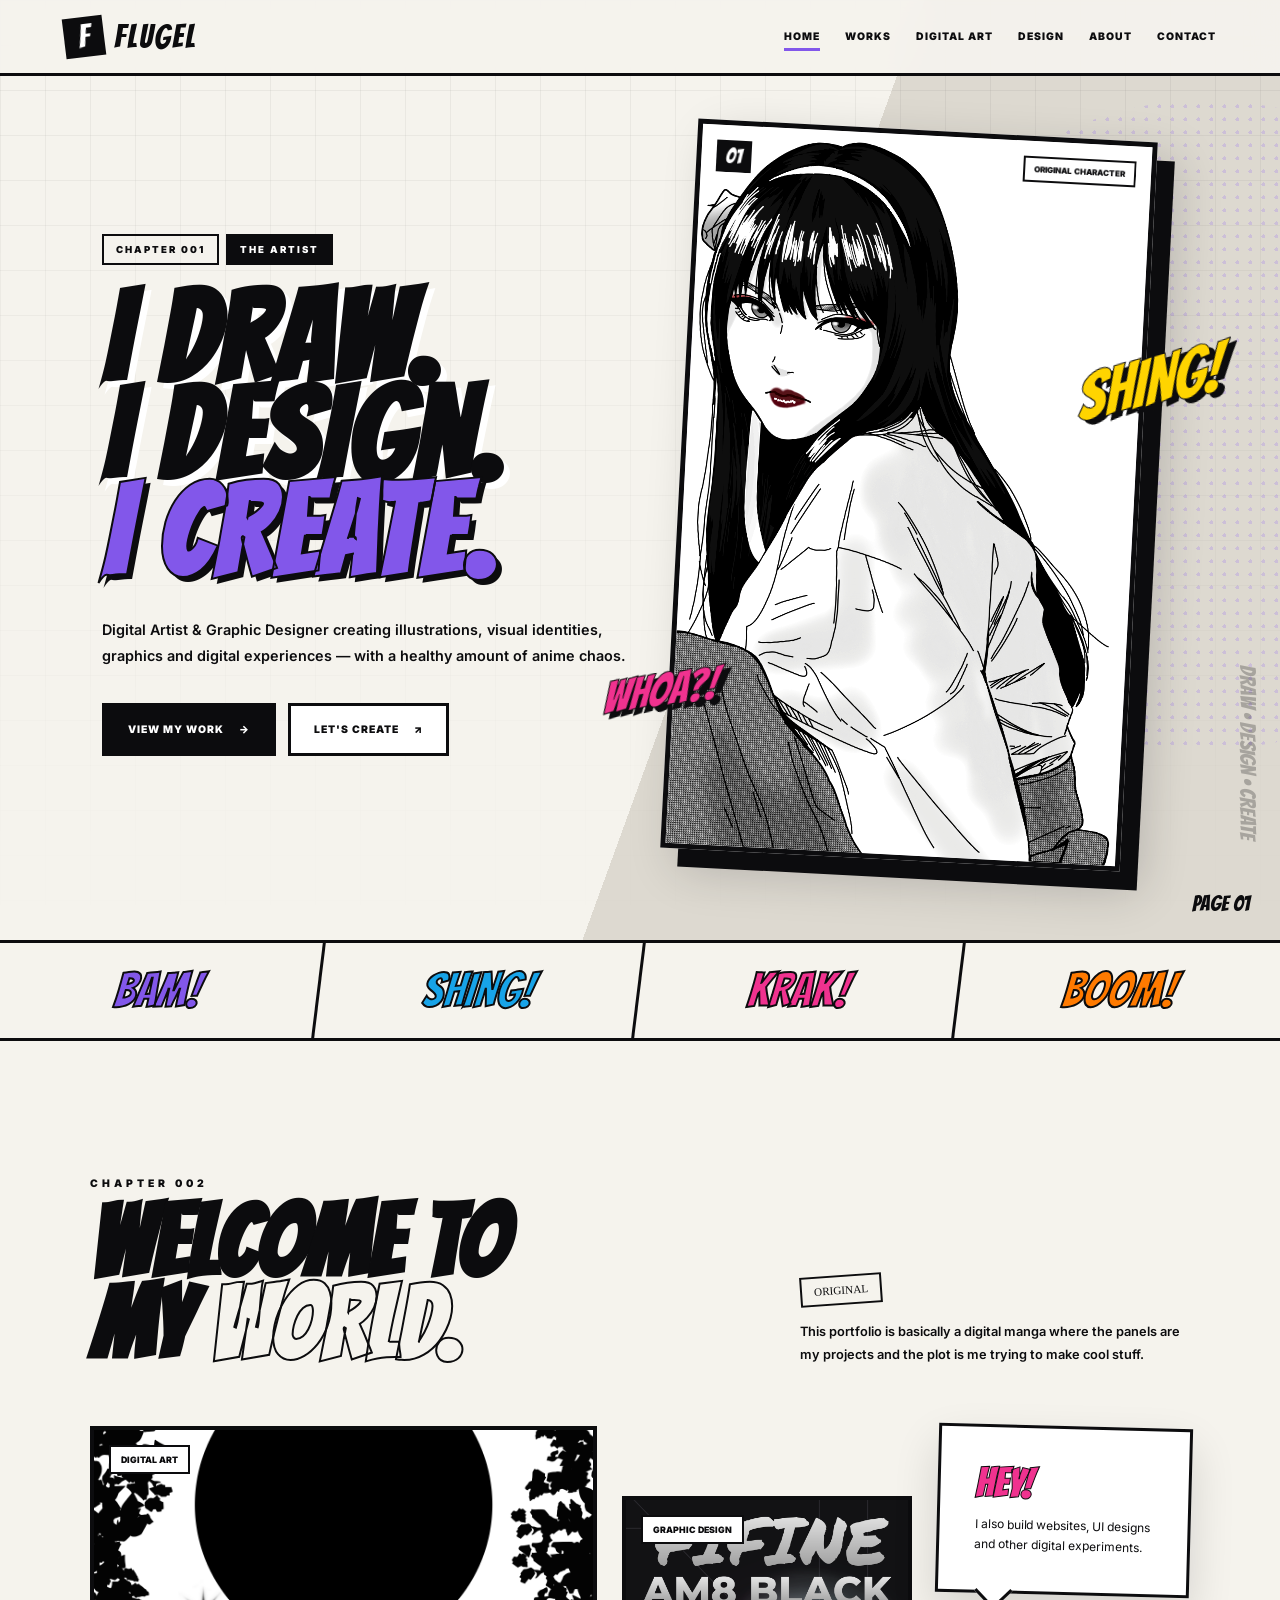
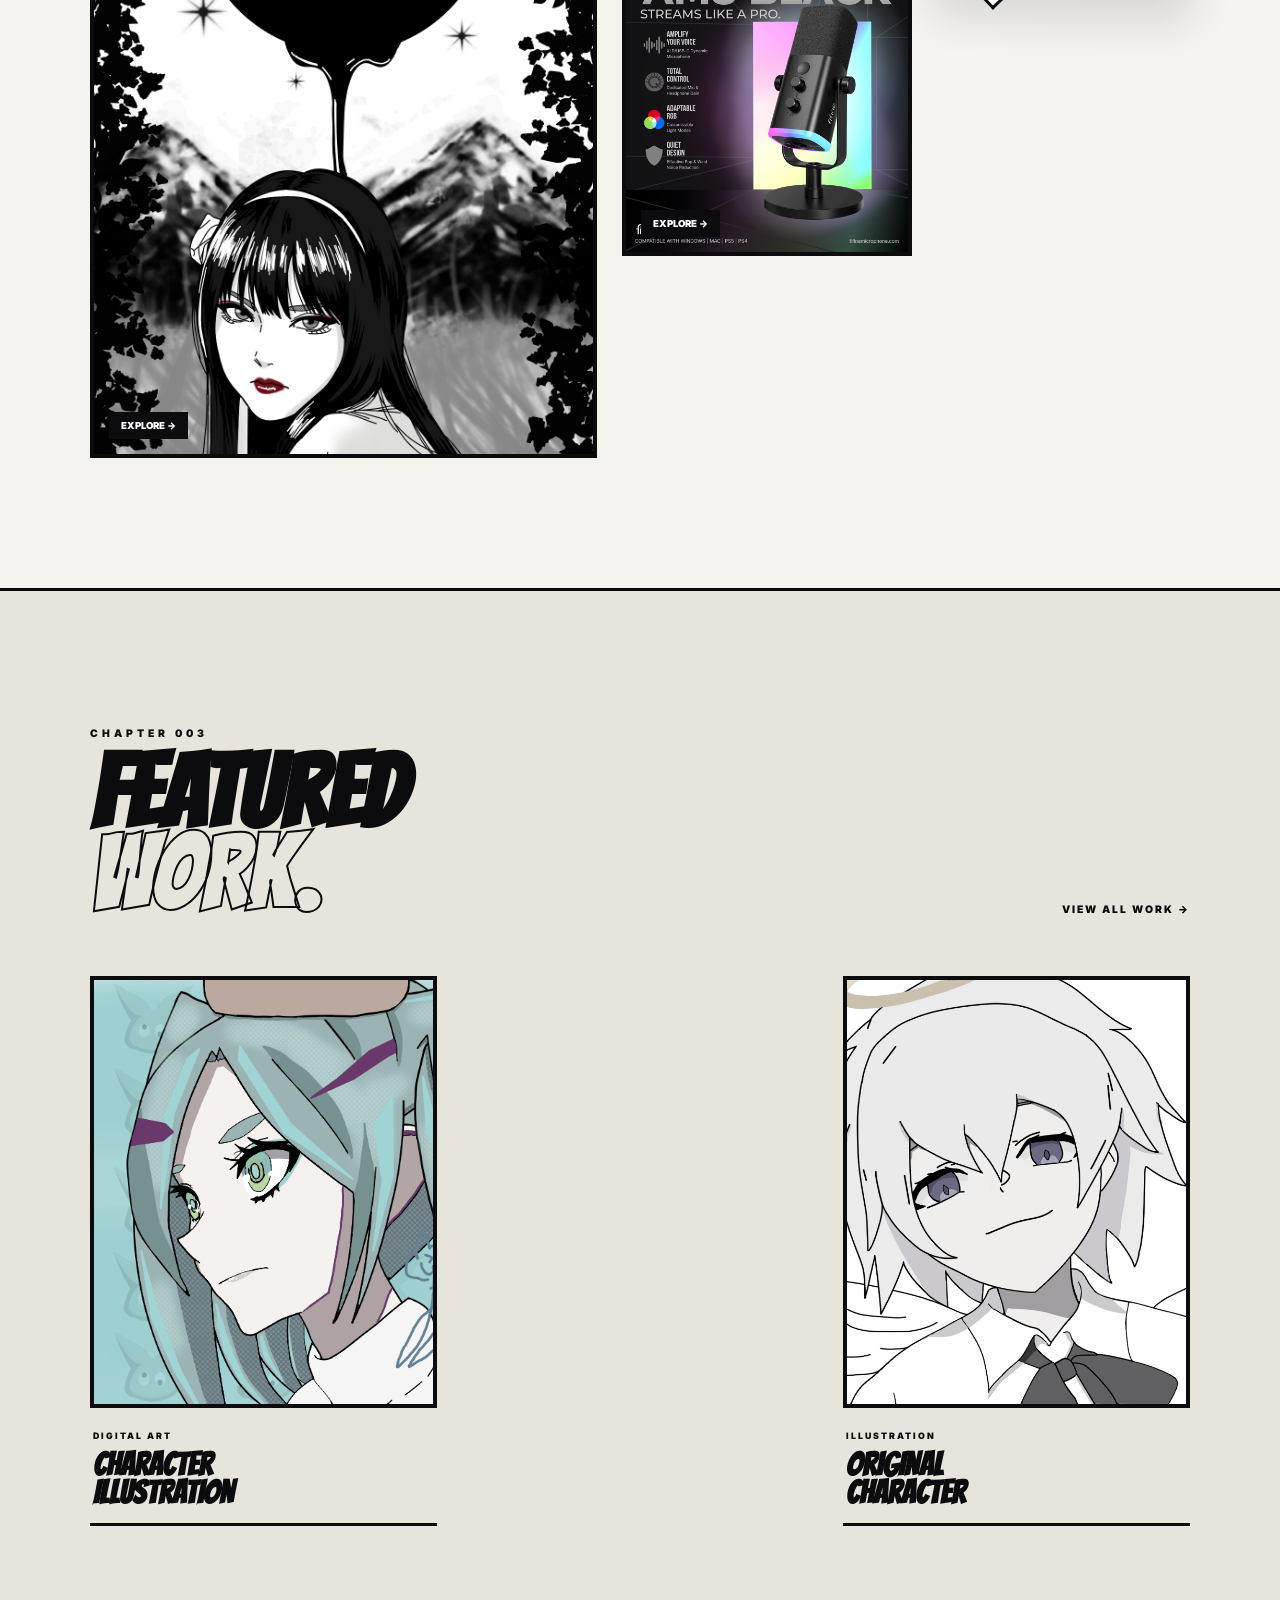
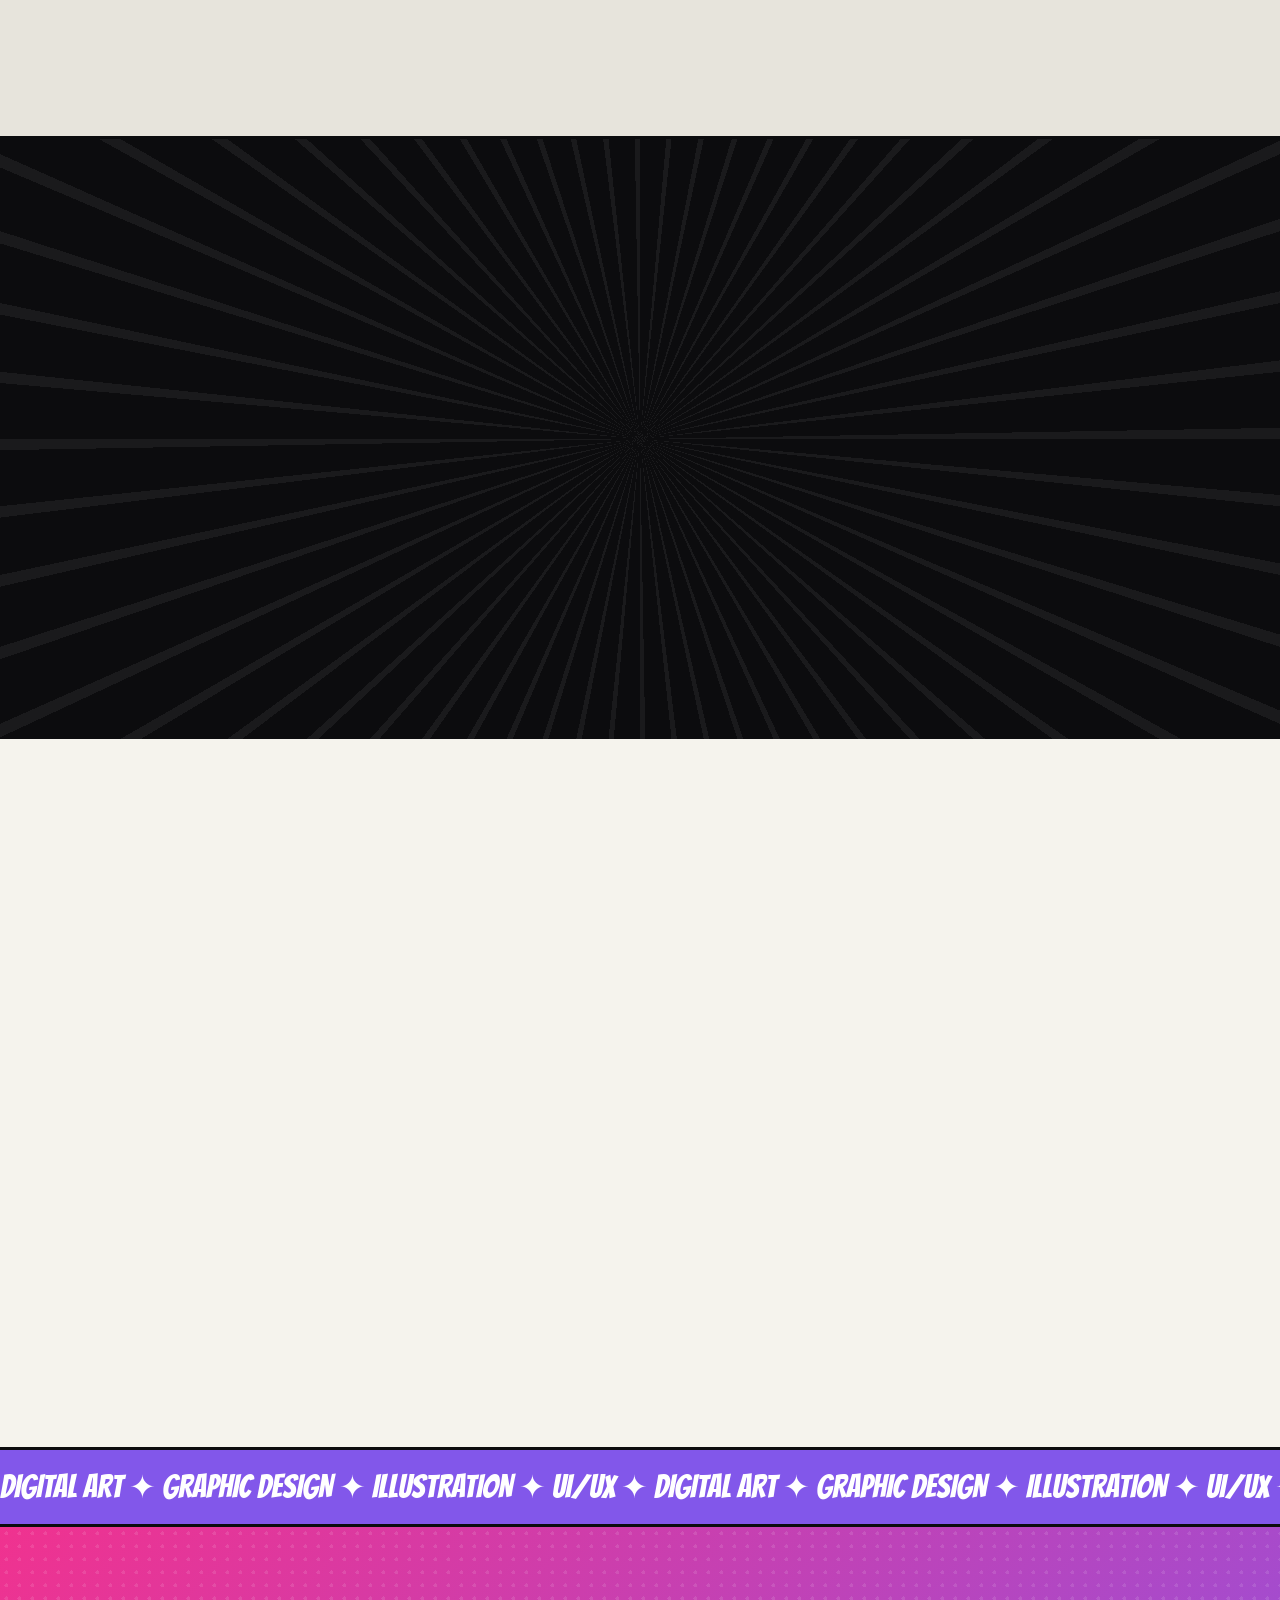
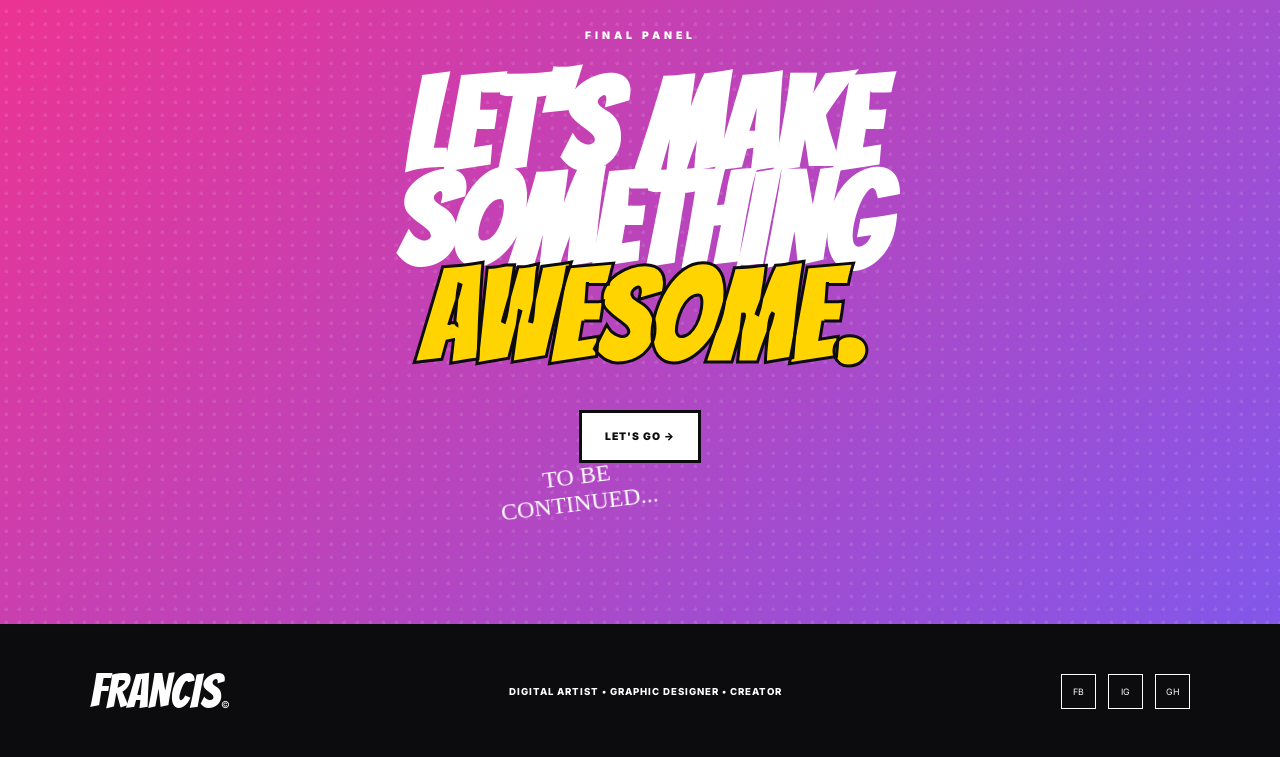
<file: index.html>
<!doctype html>
<html lang="en">
  <head>
    <meta charset="UTF-8" />
    <meta name="viewport" content="width=device-width, initial-scale=1.0" />

    <title>FRANCIS — Digital Artist & Graphic Designer</title>

    <meta
      name="description"
      content="FRANCIS — Digital Artist, Graphic Designer, Illustrator and Visual Creator." />

    <link rel="preconnect" href="https://fonts.googleapis.com" />
    <link rel="preconnect" href="https://fonts.gstatic.com" crossorigin />

    <link
      href="https://fonts.googleapis.com/css2?family=Bangers&family=Inter:wght@400;500;600;700;800;900&family=Permanent+Marker&display=swap"
      rel="stylesheet" />

    <link rel="stylesheet" href="style.css" />
  </head>

  <body data-page="home">
    <!-- =========================================
     PAGE LOADER
========================================= -->

    <div class="page-loader">
      <div class="loader-manga">
        <div class="loader-logo">FRANCIS</div>
        <div class="loader-line"></div>
        <span>LOADING ART...</span>
      </div>
    </div>

    <!-- =========================================
     NAVIGATION
========================================= -->

    <header class="navbar">
      <a href="index.html" class="logo">
        <span class="logo-box">F</span>
        <span>FLUGEL</span>
      </a>

      <nav class="main-nav">
        <a class="active" href="index.html">HOME</a>
        <a href="works.html">WORKS</a>
        <a href="digital-art.html">DIGITAL ART</a>
        <a href="graphic-design.html">DESIGN</a>
        <a href="about.html">ABOUT</a>
        <a href="contact.html">CONTACT</a>
      </nav>

      <button class="menu-toggle">☰</button>
    </header>

    <main>
      <!-- =========================================
     HERO / MANGA COVER
========================================= -->

      <section class="hero">
        <div class="hero-grid"></div>
        <div class="hero-halftone"></div>

        <div class="hero-copy reveal">
          <div class="chapter-tag">
            <span>CHAPTER 001</span>
            <strong>THE ARTIST</strong>
          </div>

          <h1 class="hero-title">
            I DRAW.
            <br />
            I DESIGN.
            <br />
            <span>I CREATE.</span>
          </h1>

          <p class="hero-text">
            Digital Artist & Graphic Designer creating illustrations, visual
            identities, graphics and digital experiences — with a healthy amount
            of anime chaos.
          </p>

          <div class="hero-actions">
            <a href="works.html" class="comic-btn black">
              VIEW MY WORK
              <span>→</span>
            </a>

            <a href="contact.html" class="comic-btn white">
              LET'S CREATE
              <span>↗</span>
            </a>
          </div>
        </div>

        <!-- Character -->

        <div class="hero-character">
          <div class="character-panel">
            <div class="panel-number">01</div>

            <div class="panel-label">ORIGINAL CHARACTER</div>

            <img src="maiden.png" alt="Featured character" />

            <div class="character-glow"></div>
          </div>

          <div class="onomato onomato-shing">SHING!</div>

          <div class="onomato onomato-whoa">WHOA?!</div>
        </div>

        <!-- Decorative manga text -->

        <div class="vertical-manga-text">DRAW • DESIGN • CREATE</div>

        <div class="hero-page">PAGE 01</div>
      </section>

      <!-- =========================================
     COLOR IMPACT STRIP
========================================= -->

      <section class="impact-strip">
        <div class="impact-word purple">BAM!</div>

        <div class="impact-word blue">SHING!</div>

        <div class="impact-word pink">KRAK!</div>

        <div class="impact-word orange">BOOM!</div>
      </section>

      <!-- =========================================
     INTRODUCTION
========================================= -->

      <section class="intro section">
        <div class="section-top reveal">
          <div>
            <span class="eyebrow">CHAPTER 002</span>

            <h2>
              WELCOME TO
              <br />
              MY <em>WORLD.</em>
            </h2>
          </div>

          <div class="section-description">
            <span class="manga-stamp"> ORIGINAL </span>

            <p>
              This portfolio is basically a digital manga where the panels are
              my projects and the plot is me trying to make cool stuff.
            </p>
          </div>
        </div>

        <div class="intro-panels">
          <div class="manga-panel panel-big reveal">
            <span class="panel-caption"> DIGITAL ART </span>

            <img src="full.png" alt="Digital artwork" />

            <a href="digital-art.html" class="panel-link"> EXPLORE → </a>
          </div>

          <div class="manga-panel panel-small reveal">
            <span class="panel-caption"> GRAPHIC DESIGN </span>

            <img src="design01.png" alt="Graphic design" />

            <a href="graphic-design.html" class="panel-link"> EXPLORE → </a>
          </div>

          <div class="intro-note reveal">
            <div class="speech">
              <strong>HEY!</strong>

              <p>
                I also build websites, UI designs and other digital experiments.
              </p>
            </div>
          </div>
        </div>
      </section>

      <!-- =========================================
     FEATURED WORK
========================================= -->

      <section class="featured section">
        <div class="section-top reveal">
          <div>
            <span class="eyebrow">CHAPTER 003</span>

            <h2>
              FEATURED
              <br />
              <em>WORK.</em>
            </h2>
          </div>

          <a href="works.html" class="text-link"> VIEW ALL WORK → </a>
        </div>

        <div class="featured-grid">
          <article class="featured-card reveal">
            <div class="featured-image">
              <img src="art02.png" href="works.html" alt="Artwork" />

              <div class="featured-overlay">
                <span>01</span>
                <strong>VIEW</strong>
              </div>
            </div>

            <div class="featured-info">
              <span>DIGITAL ART</span>

              <h3>
                CHARACTER
                <br />
                ILLUSTRATION
              </h3>
            </div>
          </article>

          <article class="featured-card featured-offset reveal">
            <div class="featured-image">
              <img src="design02.png" alt="Graphic design" />

              <div class="featured-overlay">
                <span>02</span>
                <strong>VIEW</strong>
              </div>
            </div>

            <div class="featured-info">
              <span>GRAPHIC DESIGN</span>

              <h3>
                VISUAL
                <br />
                IDENTITY
              </h3>
            </div>
          </article>

          <article class="featured-card reveal">
            <div class="featured-image">
              <img src="art03.png" alt="Illustration" />

              <div class="featured-overlay">
                <span>03</span>
                <strong>VIEW</strong>
              </div>
            </div>

            <div class="featured-info">
              <span>ILLUSTRATION</span>

              <h3>
                ORIGINAL
                <br />
                CHARACTER
              </h3>
            </div>
          </article>
        </div>
      </section>

      <!-- =========================================
     BIG QUOTE
========================================= -->

      <section class="quote-section">
        <div class="quote-speed-lines"></div>

        <div class="quote-content reveal">
          <span class="quote-sfx"> BOOM! </span>

          <h2>
            GOOD DESIGN
            <br />
            SHOULD <span>HIT.</span>
          </h2>

          <p>
            Whether it's an illustration, poster, website or complete visual
            identity — I want people to remember it.
          </p>
        </div>
      </section>

      <!-- =========================================
     QUICK ABOUT
========================================= -->

      <section class="quick-about section">
        <div class="about-image reveal">
          <img src="character2.jpg" alt="Artist character" />

          <div class="about-sfx">YO!</div>
        </div>

        <div class="about-copy reveal">
          <span class="eyebrow"> CHAPTER 004 </span>

          <h2>
            WHO IS
            <br />
            <em>FRANCIS?</em>
          </h2>

          <p>
            I'm an Information Technology professional who spends an
            unreasonable amount of time drawing, designing, editing and building
            digital things.
          </p>

          <p>
            My work sits somewhere between digital art, graphic design, UI/UX
            and technology.
          </p>

          <a href="about.html" class="comic-btn black"> READ MY STORY → </a>
        </div>
      </section>

      <!-- =========================================
     SKILL MARQUEE
========================================= -->

      <div class="skill-marquee">
        <div>
          DIGITAL ART ✦ GRAPHIC DESIGN ✦ ILLUSTRATION ✦ UI/UX ✦ DIGITAL ART ✦
          GRAPHIC DESIGN ✦ ILLUSTRATION ✦ UI/UX ✦
        </div>
      </div>

      <!-- =========================================
     CTA
========================================= -->

      <section class="home-cta">
        <div class="cta-halftone"></div>

        <span class="eyebrow"> FINAL PANEL </span>

        <h2>
          LET'S MAKE
          <br />
          SOMETHING
          <br />
          <em>AWESOME.</em>
        </h2>

        <a href="contact.html" class="comic-btn white"> LET'S GO → </a>

        <div class="cta-sfx">
          TO BE<br />
          CONTINUED...
        </div>
      </section>
    </main>

    <!-- =========================================
     FOOTER
========================================= -->

    <footer>
      <div class="footer-brand">FRANCIS<span>©</span></div>

      <p>DIGITAL ARTIST • GRAPHIC DESIGNER • CREATOR</p>

      <div class="footer-social">
        <a href="#">FB</a>
        <a href="#">IG</a>
        <a href="#">GH</a>
      </div>
    </footer>

    <script src="script.js"></script>
  </body>
</html>
</file>
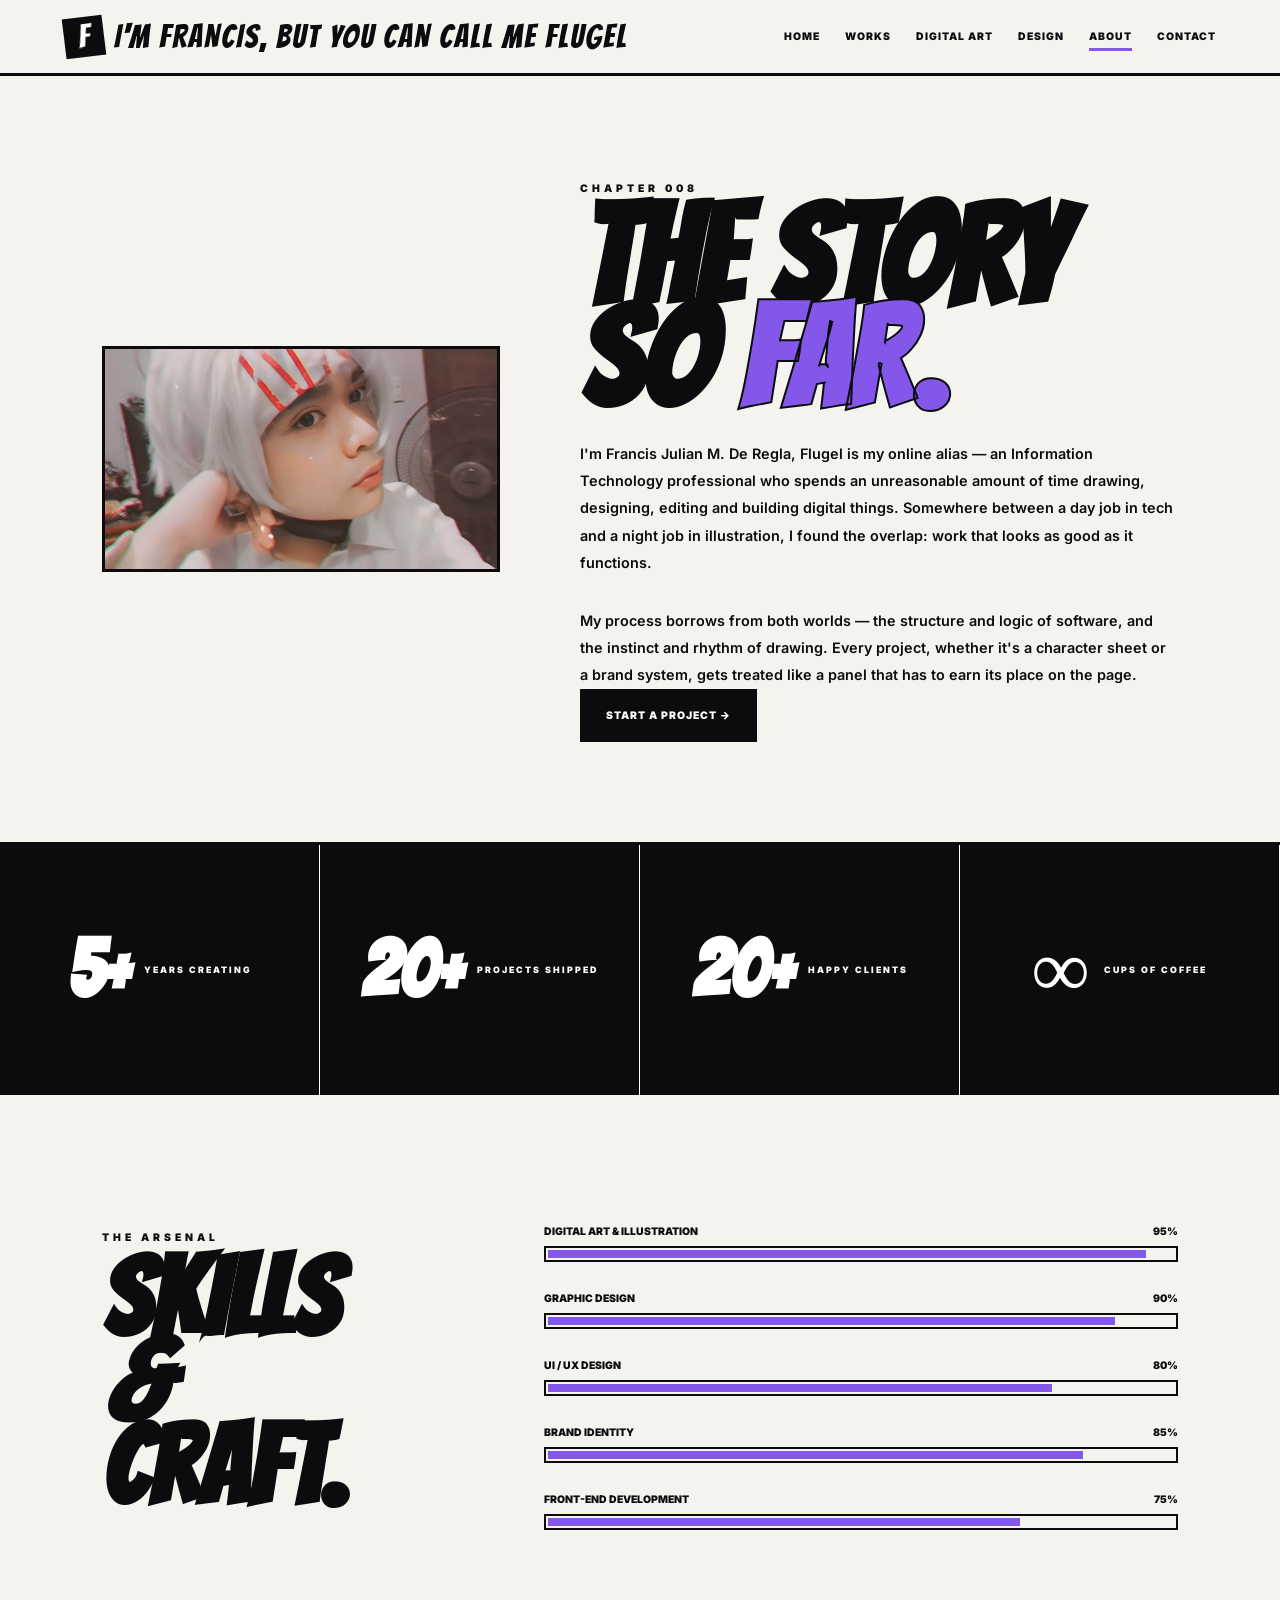
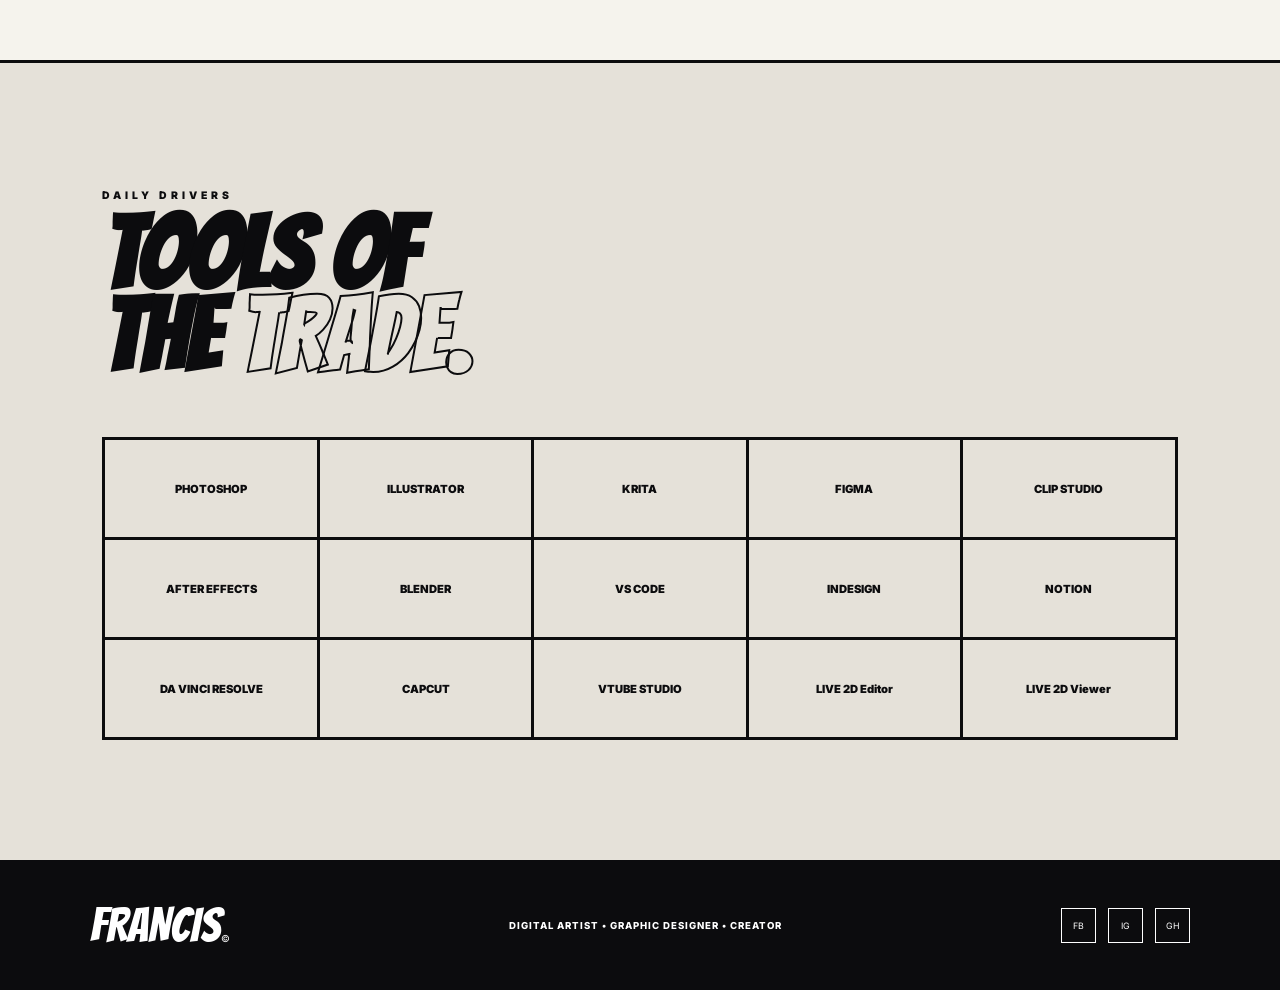
<file: about.html>
<!doctype html>
<html lang="en">
  <head>
    <meta charset="UTF-8" />
    <meta name="viewport" content="width=device-width, initial-scale=1.0" />

    <title>About — FRANCIS</title>

    <link
      href="https://fonts.googleapis.com/css2?family=Bangers&family=Inter:wght@400;500;600;700;800;900&family=Permanent+Marker&display=swap"
      rel="stylesheet" />

    <link rel="stylesheet" href="style.css" />
  </head>

  <body>
    <header class="navbar">
      <a href="index.html" class="logo">
        <span class="logo-box">F</span>
        <span>I'M FRANCIS, BUT YOU CAN CALL ME FLUGEL</span>
      </a>

      <nav class="main-nav">
        <a href="index.html">HOME</a>
        <a href="works.html">WORKS</a>
        <a href="digital-art.html">DIGITAL ART</a>
        <a href="graphic-design.html">DESIGN</a>
        <a class="active" href="about.html">ABOUT</a>
        <a href="contact.html">CONTACT</a>
      </nav>

      <button class="menu-toggle">☰</button>
    </header>

    <main class="inner-page">
      <section class="about-hero">
        <div class="about-character reveal">
          <img src="character02.jpg" alt="FRANCIS character portrait" />
        </div>

        <div class="about-introduction reveal">
          <span class="eyebrow"> CHAPTER 008 </span>

          <h1>
            THE STORY
            <br />
            SO <em>FAR.</em>
          </h1>

          <p>
            I'm Francis Julian M. De Regla, Flugel is my online alias — an
            Information Technology professional who spends an unreasonable
            amount of time drawing, designing, editing and building digital
            things. Somewhere between a day job in tech and a night job in
            illustration, I found the overlap: work that looks as good as it
            functions.
          </p>

          <p>
            My process borrows from both worlds — the structure and logic of
            software, and the instinct and rhythm of drawing. Every project,
            whether it's a character sheet or a brand system, gets treated like
            a panel that has to earn its place on the page.
          </p>

          <a href="contact.html" class="comic-btn black"> START A PROJECT → </a>
        </div>
      </section>

      <section class="stats-section">
        <div class="stat-box reveal">
          <strong>5+</strong>
          <span>YEARS CREATING</span>
        </div>

        <div class="stat-box reveal">
          <strong>20+</strong>
          <span>PROJECTS SHIPPED</span>
        </div>

        <div class="stat-box reveal">
          <strong>20+</strong>
          <span>HAPPY CLIENTS</span>
        </div>

        <div class="stat-box reveal">
          <strong>∞</strong>
          <span>CUPS OF COFFEE</span>
        </div>
      </section>

      <section class="arsenal">
        <div class="reveal">
          <span class="eyebrow"> THE ARSENAL </span>

          <h2>
            SKILLS
            <br />
            <em>&amp;</em>
            <br />
            CRAFT.
          </h2>
        </div>

        <div class="stat-bars reveal">
          <div class="bar">
            <div>
              <span>DIGITAL ART &amp; ILLUSTRATION</span>
              <span>95%</span>
            </div>
            <i style="--value: 95%"></i>
          </div>

          <div class="bar">
            <div>
              <span>GRAPHIC DESIGN</span>
              <span>90%</span>
            </div>
            <i style="--value: 90%"></i>
          </div>

          <div class="bar">
            <div>
              <span>UI / UX DESIGN</span>
              <span>80%</span>
            </div>
            <i style="--value: 80%"></i>
          </div>

          <div class="bar">
            <div>
              <span>BRAND IDENTITY</span>
              <span>85%</span>
            </div>
            <i style="--value: 85%"></i>
          </div>

          <div class="bar">
            <div>
              <span>FRONT-END DEVELOPMENT</span>
              <span>75%</span>
            </div>
            <i style="--value: 75%"></i>
          </div>
        </div>
      </section>

      <section class="tools-section">
        <div class="reveal">
          <span class="eyebrow"> DAILY DRIVERS </span>

          <h2>
            TOOLS OF
            <br />
            THE <em>TRADE.</em>
          </h2>
        </div>

        <div class="tools-grid reveal">
          <div>PHOTOSHOP</div>
          <div>ILLUSTRATOR</div>
          <div>KRITA</div>
          <div>FIGMA</div>
          <div>CLIP STUDIO</div>
          <div>AFTER EFFECTS</div>
          <div>BLENDER</div>
          <div>VS CODE</div>
          <div>INDESIGN</div>
          <div>NOTION</div>
          <div>DA VINCI RESOLVE</div>
          <div>CAPCUT</div>
          <div>VTUBE STUDIO</div>
          <div>LIVE 2D Editor</div>
          <div>LIVE 2D Viewer</div>
        </div>
      </section>
    </main>

    <footer>
      <div class="footer-brand">FRANCIS<span>©</span></div>

      <p>DIGITAL ARTIST • GRAPHIC DESIGNER • CREATOR</p>

      <div class="footer-social">
        <a href="#">FB</a>
        <a href="#">IG</a>
        <a href="#">GH</a>
      </div>
    </footer>

    <script src="script.js"></script>
  </body>
</html>
</file>
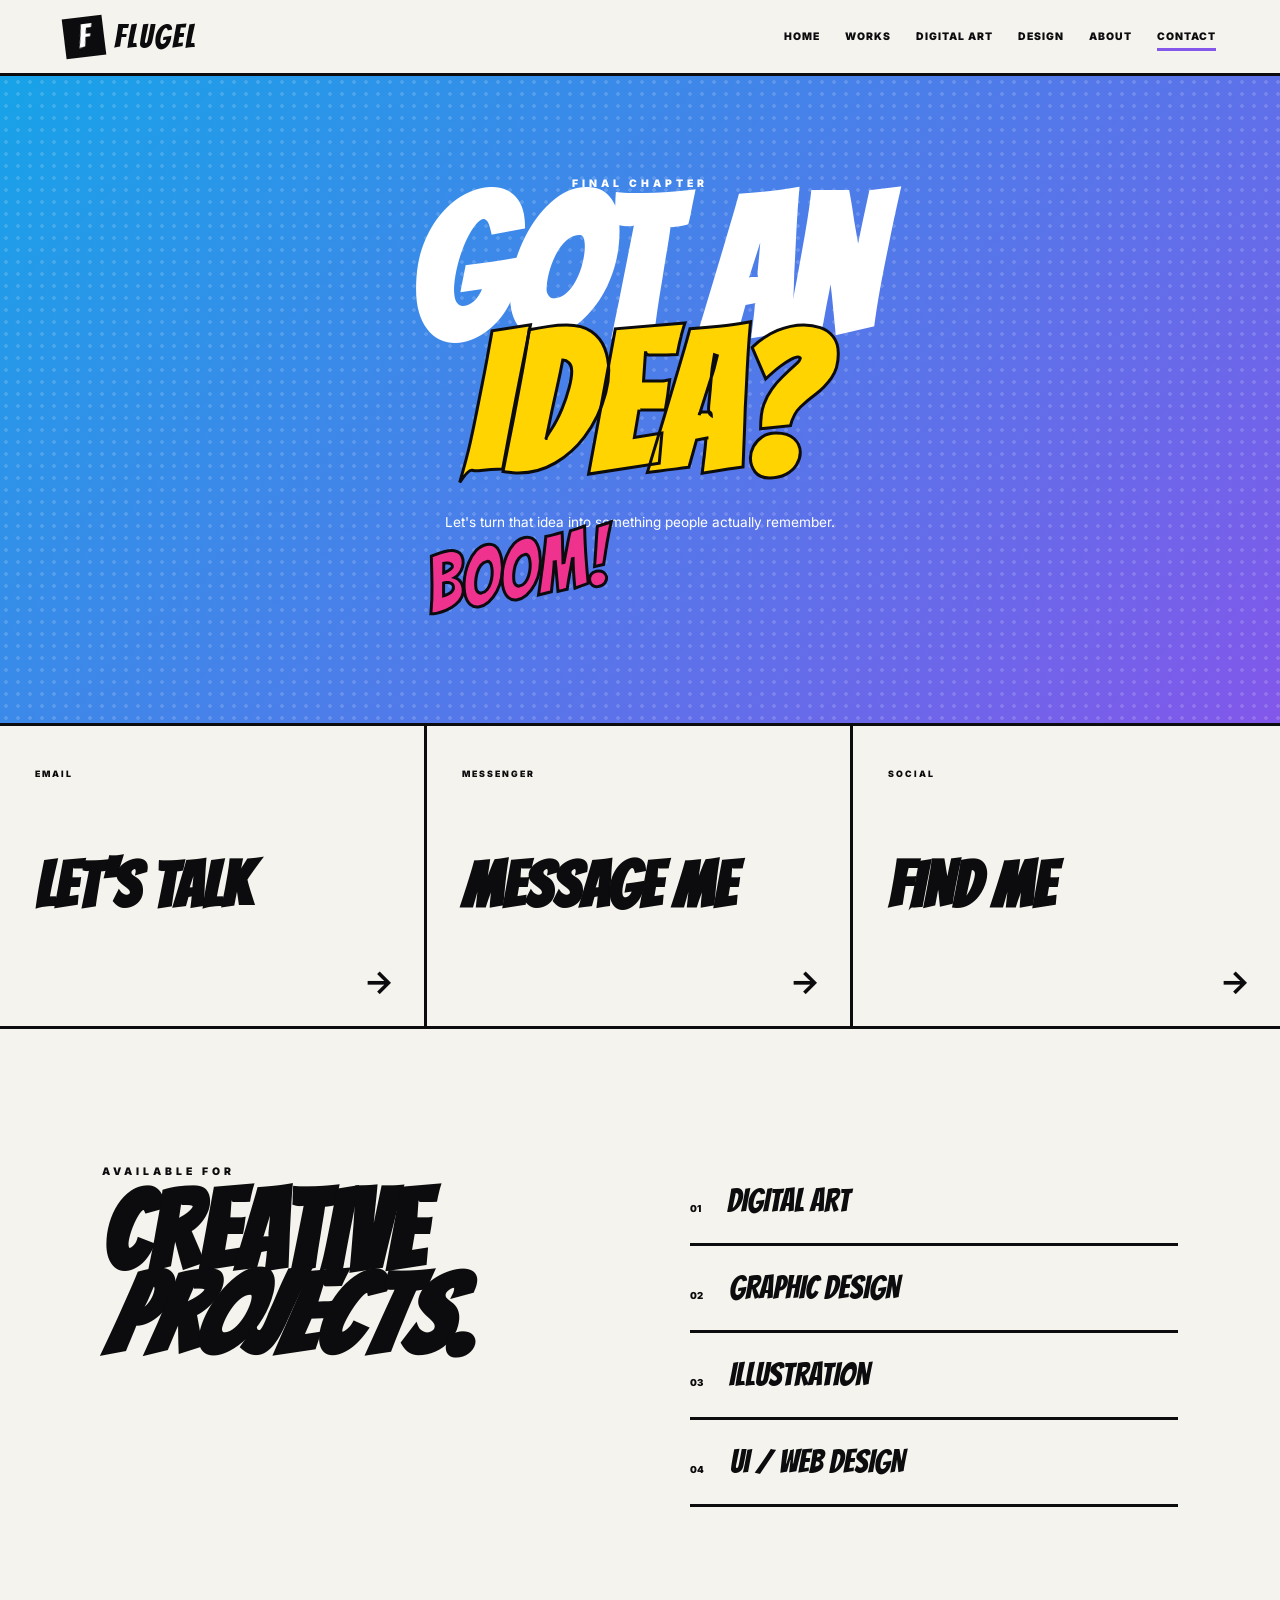
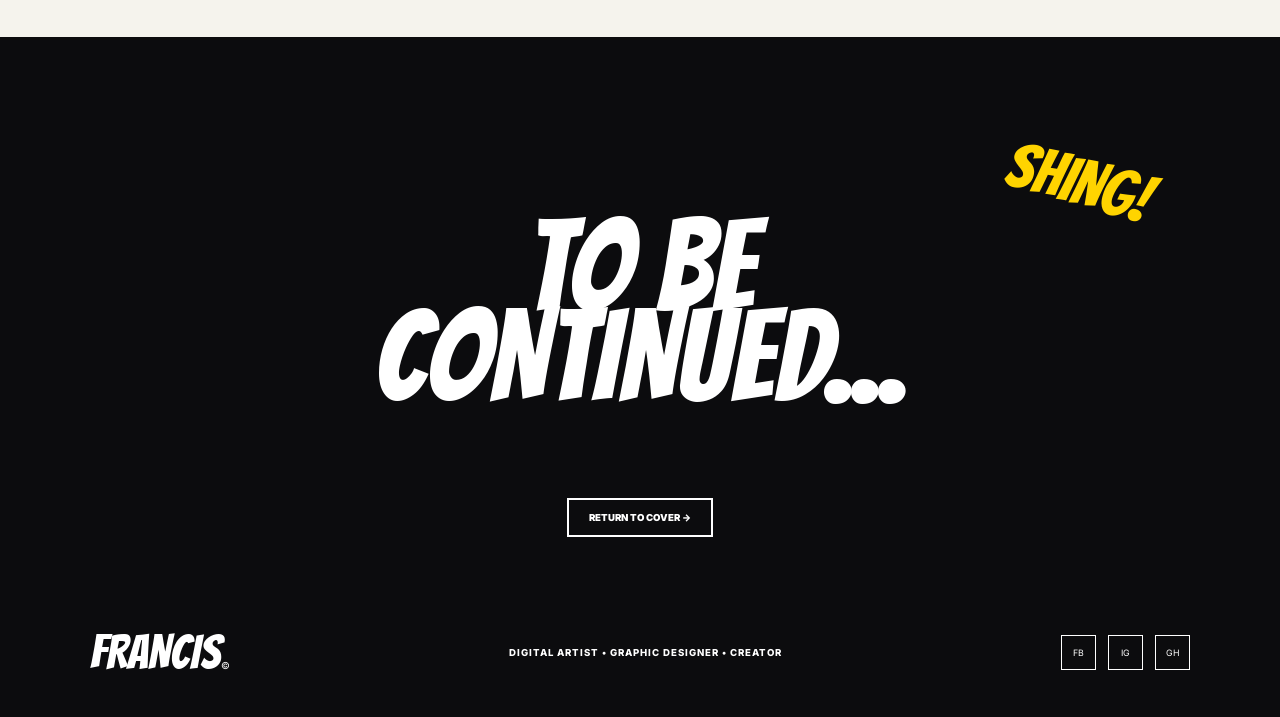
<file: contact.html>
<!doctype html>
<html lang="en">
  <head>
    <meta charset="UTF-8" />
    <meta name="viewport" content="width=device-width, initial-scale=1.0" />

    <title>Contact — FRANCIS</title>

    <link
      href="https://fonts.googleapis.com/css2?family=Bangers&family=Inter:wght@400;500;600;700;800;900&family=Permanent+Marker&display=swap"
      rel="stylesheet" />

    <link rel="stylesheet" href="style.css" />
  </head>

  <body>
    <header class="navbar">
      <a href="index.html" class="logo">
        <span class="logo-box">F</span>
        <span>FLUGEL</span>
      </a>

      <nav class="main-nav">
        <a href="index.html">HOME</a>
        <a href="works.html">WORKS</a>
        <a href="digital-art.html">DIGITAL ART</a>
        <a href="graphic-design.html">DESIGN</a>
        <a href="about.html">ABOUT</a>
        <a class="active" href="contact.html">CONTACT</a>
      </nav>

      <button class="menu-toggle">☰</button>
    </header>

    <main class="contact-page">
      <section class="contact-hero">
        <div class="contact-halftone"></div>

        <span class="eyebrow"> FINAL CHAPTER </span>

        <h1>
          GOT AN
          <br />
          <em>IDEA?</em>
        </h1>

        <p>Let's turn that idea into something people actually remember.</p>

        <div class="contact-sfx">BOOM!</div>
      </section>

      <section class="contact-options">
        <a
          href="https://mail.google.com/mail/?view=cm&fs=1&to=francisjulianderegla@gmail.com&su=Fluxion%20Graphic%20Design%20Inquiry&body=Hi%20Francis%2C%20I%27d%20like%20to%20discuss%20a%20design%20project."
          target="_blank"
          rel="noopener noreferrer"
          class="contact-card">
          <span>EMAIL</span>

          <h2>LET'S TALK</h2>

          <strong> → </strong>
        </a>
        <a
          href="https://www.facebook.com/profile.php?id=61565052770927"
          target="_blank"
          rel="noopener noreferrer"
          class="contact-card purple-card">
          <span>MESSENGER</span>

          <h2>MESSAGE ME</h2>

          <strong> → </strong>
        </a>

        <a
          href="https://FRANCIScodex.vercel.app"
          class="contact-card blue-card"
          target="_blank">
          <span>SOCIAL</span>

          <h2>FIND ME</h2>

          <strong> → </strong>
        </a>
      </section>

      <section class="commission-section">
        <div>
          <span class="eyebrow"> AVAILABLE FOR </span>

          <h2>
            CREATIVE
            <br />
            <em>PROJECTS.</em>
          </h2>
        </div>

        <div class="commission-list">
          <div>
            <span>01</span>
            DIGITAL ART
          </div>

          <div>
            <span>02</span>
            GRAPHIC DESIGN
          </div>

          <div>
            <span>03</span>
            ILLUSTRATION
          </div>

          <div>
            <span>04</span>
            UI / WEB DESIGN
          </div>
        </div>
      </section>

      <section class="end-page">
        <div class="end-word">
          TO BE
          <br />
          CONTINUED...
        </div>

        <span class="end-sfx"> SHING! </span>

        <a href="index.html"> RETURN TO COVER → </a>
      </section>
    </main>

    <footer>
      <div class="footer-brand">FRANCIS<span>©</span></div>

      <p>DIGITAL ARTIST • GRAPHIC DESIGNER • CREATOR</p>

      <div class="footer-social">
        <a href="#">FB</a>
        <a href="#">IG</a>
        <a href="#">GH</a>
      </div>
    </footer>

    <script src="script.js"></script>
  </body>
</html>
</file>
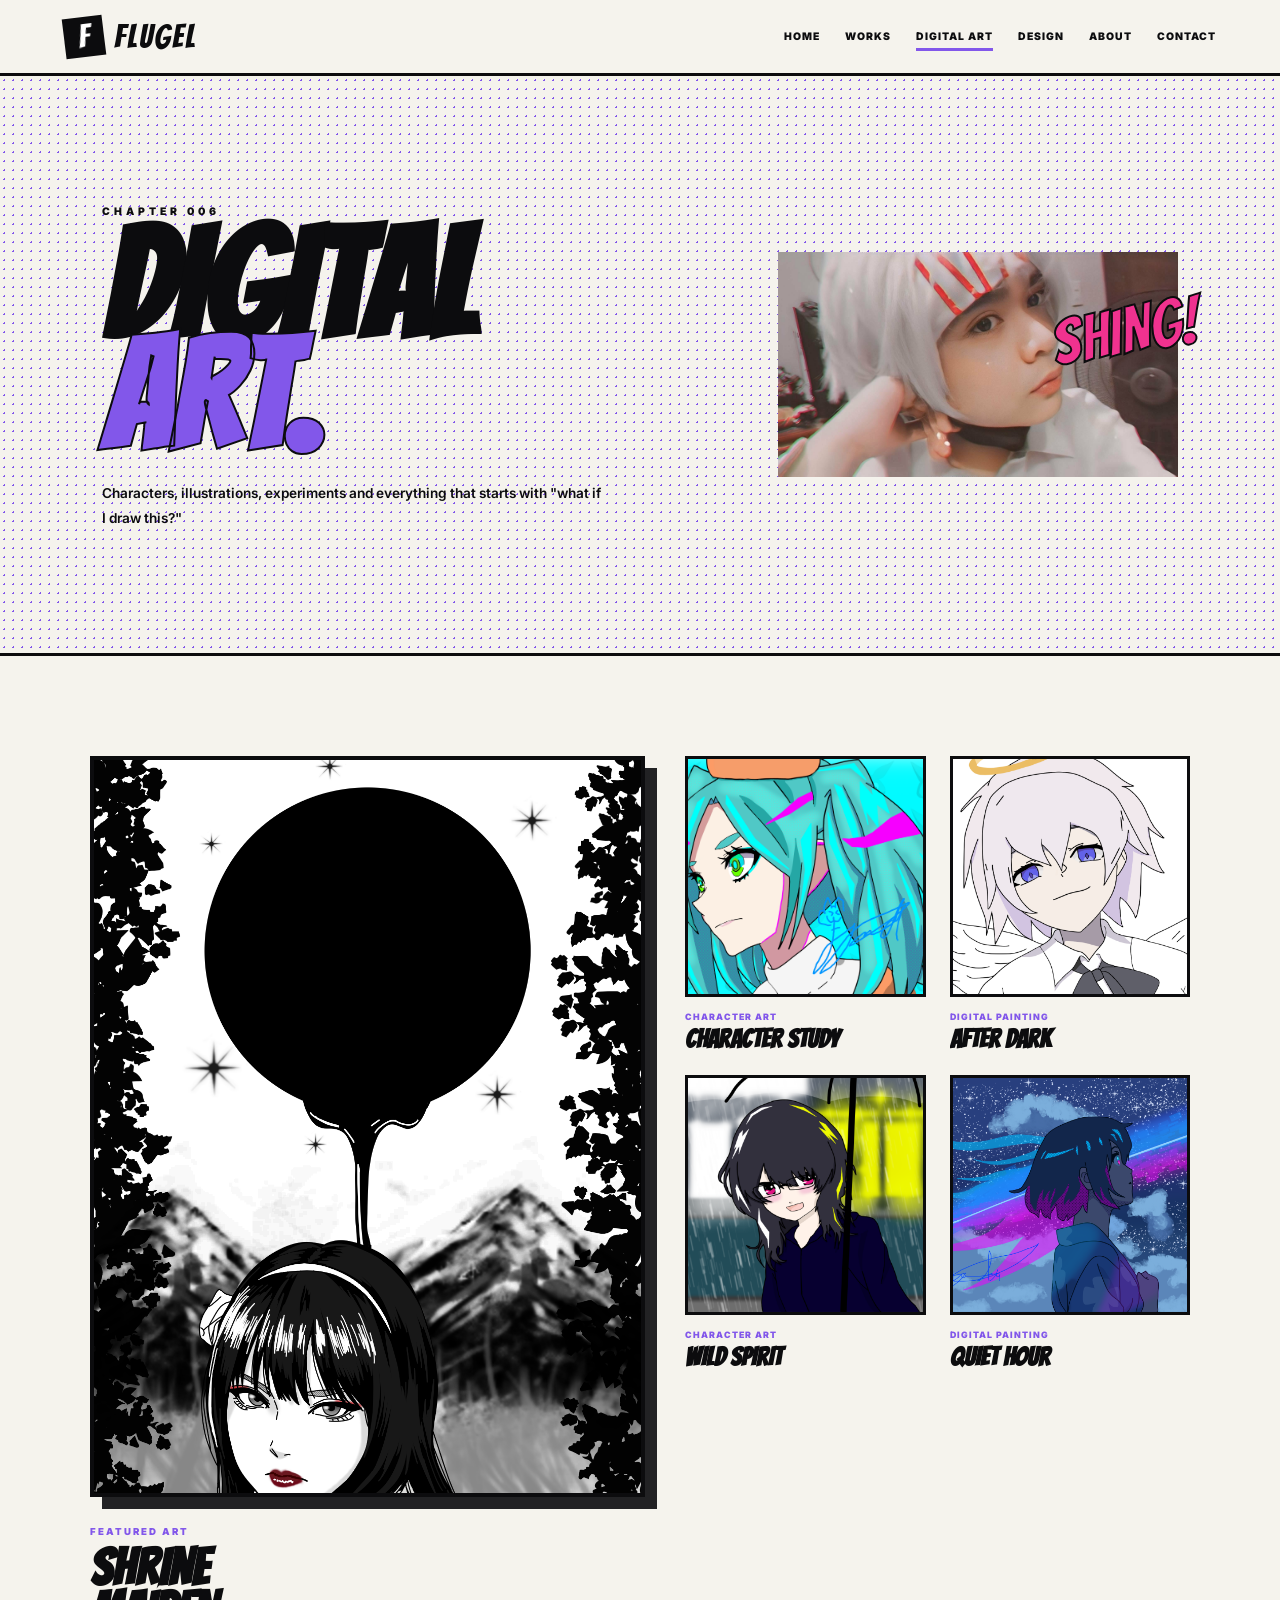
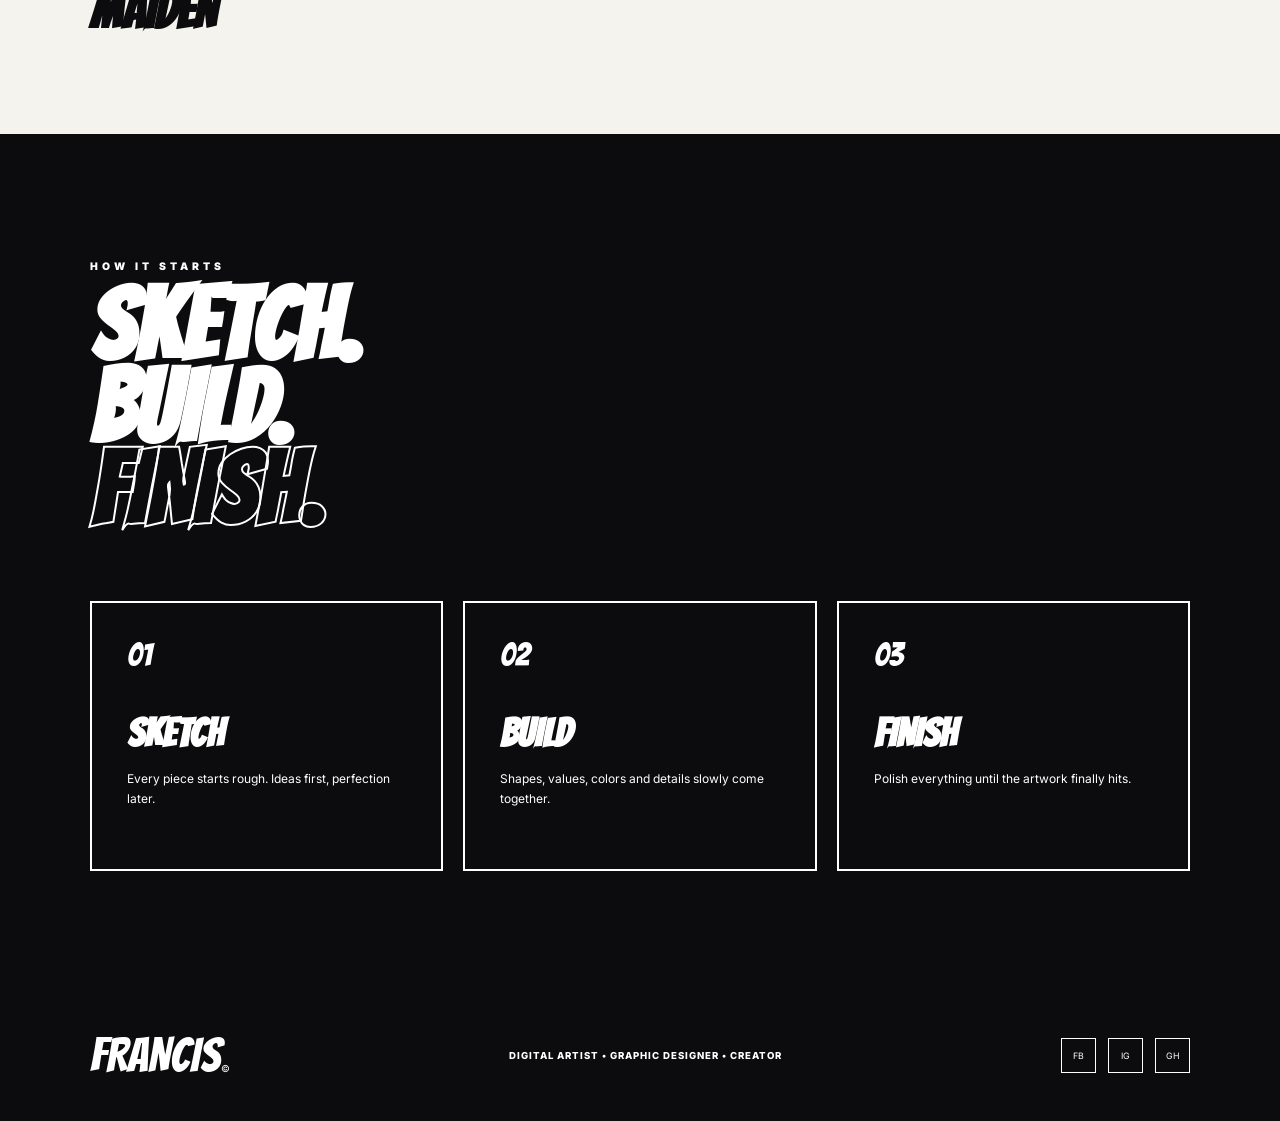
<file: digital-art.html>
<!doctype html>
<html lang="en">
  <head>
    <meta charset="UTF-8" />
    <meta name="viewport" content="width=device-width, initial-scale=1.0" />

    <title>Digital Art — FRANCIS</title>

    <link
      href="https://fonts.googleapis.com/css2?family=Bangers&family=Inter:wght@400;500;600;700;800;900&family=Permanent+Marker&display=swap"
      rel="stylesheet" />

    <link rel="stylesheet" href="style.css" />
  </head>

  <body>
    <!-- =====================================================
         NAVIGATION
         ===================================================== -->
    <header class="navbar">
      <a href="index.html" class="logo">
        <span class="logo-box">F</span>
        <span>FLUGEL</span>
      </a>

      <nav class="main-nav">
        <a href="index.html">HOME</a>
        <a href="works.html">WORKS</a>
        <a class="active" href="digital-art.html">DIGITAL ART</a>
        <a href="graphic-design.html">DESIGN</a>
        <a href="about.html">ABOUT</a>
        <a href="contact.html">CONTACT</a>
      </nav>

      <button class="menu-toggle">☰</button>
    </header>

    <!-- =====================================================
         MAIN CONTENT
         ===================================================== -->
    <main class="inner-page">
      <!-- ===================================================
           DIGITAL ART HERO
           =================================================== -->
      <section class="page-hero digital-page">
        <div>
          <span class="eyebrow">CHAPTER 006</span>

          <h1>
            DIGITAL
            <br />
            <em>ART.</em>
          </h1>

          <p>
            Characters, illustrations, experiments and everything that starts
            with "what if I draw this?"
          </p>
        </div>

        <div class="page-character">
          <img src="character2.jpg" alt="Character" />

          <span>SHING!</span>
        </div>
      </section>

      <!-- ===================================================
           ART SHOWCASE
           Clicking an artwork opens the lightbox.
           =================================================== -->
      <section class="art-showcase">
        <!-- FEATURED ART -->
        <article class="art-feature">
          <img
            src="full.png"
            alt="Digital artwork - Shrine Maiden"
            class="clickable-image" />

          <div class="art-feature-title">
            <span>FEATURED ART</span>

            <h2>
              SHRINE
              <br />
              MAIDEN
            </h2>
          </div>
        </article>

        <!-- OTHER DIGITAL ART -->
        <div class="art-column">
          <!-- CHARACTER STUDY -->
          <article>
            <img
              src="art02.png"
              alt="Character illustration"
              class="clickable-image" />

            <span>CHARACTER ART</span>

            <h3>CHARACTER STUDY</h3>
          </article>

          <!-- AFTER DARK -->
          <article>
            <img
              src="art03.png"
              alt="Digital painting"
              class="clickable-image" />

            <span>DIGITAL PAINTING</span>

            <h3>AFTER DARK</h3>
          </article>

          <!-- WILD SPIRIT -->
          <article>
            <img
              src="art04.png"
              alt="Digital artwork"
              class="clickable-image" />

            <span>CHARACTER ART</span>

            <h3>WILD SPIRIT</h3>
          </article>

          <!-- QUIET HOUR -->
          <article>
            <img
              src="art05.png"
              alt="Digital artwork"
              class="clickable-image" />

            <span>DIGITAL PAINTING</span>

            <h3>QUIET HOUR</h3>
          </article>
        </div>
      </section>

      <!-- ===================================================
           ART PROCESS
           =================================================== -->
      <section class="process-section">
        <div class="process-heading">
          <span class="eyebrow">HOW IT STARTS</span>

          <h2>
            SKETCH.
            <br />
            BUILD.
            <br />
            <em>FINISH.</em>
          </h2>
        </div>

        <div class="process-grid">
          <!-- STEP 01 -->
          <div class="process-card">
            <div class="process-number">01</div>

            <h3>SKETCH</h3>

            <p>Every piece starts rough. Ideas first, perfection later.</p>
          </div>

          <!-- STEP 02 -->
          <div class="process-card">
            <div class="process-number">02</div>

            <h3>BUILD</h3>

            <p>Shapes, values, colors and details slowly come together.</p>
          </div>

          <!-- STEP 03 -->
          <div class="process-card">
            <div class="process-number">03</div>

            <h3>FINISH</h3>

            <p>Polish everything until the artwork finally hits.</p>
          </div>
        </div>
      </section>
    </main>

    <!-- =====================================================
         FOOTER
         ===================================================== -->
    <footer>
      <div class="footer-brand">FRANCIS<span>©</span></div>

      <p>DIGITAL ARTIST • GRAPHIC DESIGNER • CREATOR</p>

      <div class="footer-social">
        <a href="#">FB</a>
        <a href="#">IG</a>
        <a href="#">GH</a>
      </div>
    </footer>

    <!-- =====================================================
         JAVASCRIPT
         ===================================================== -->
    <script src="script.js"></script>
  </body>
</html>
</file>
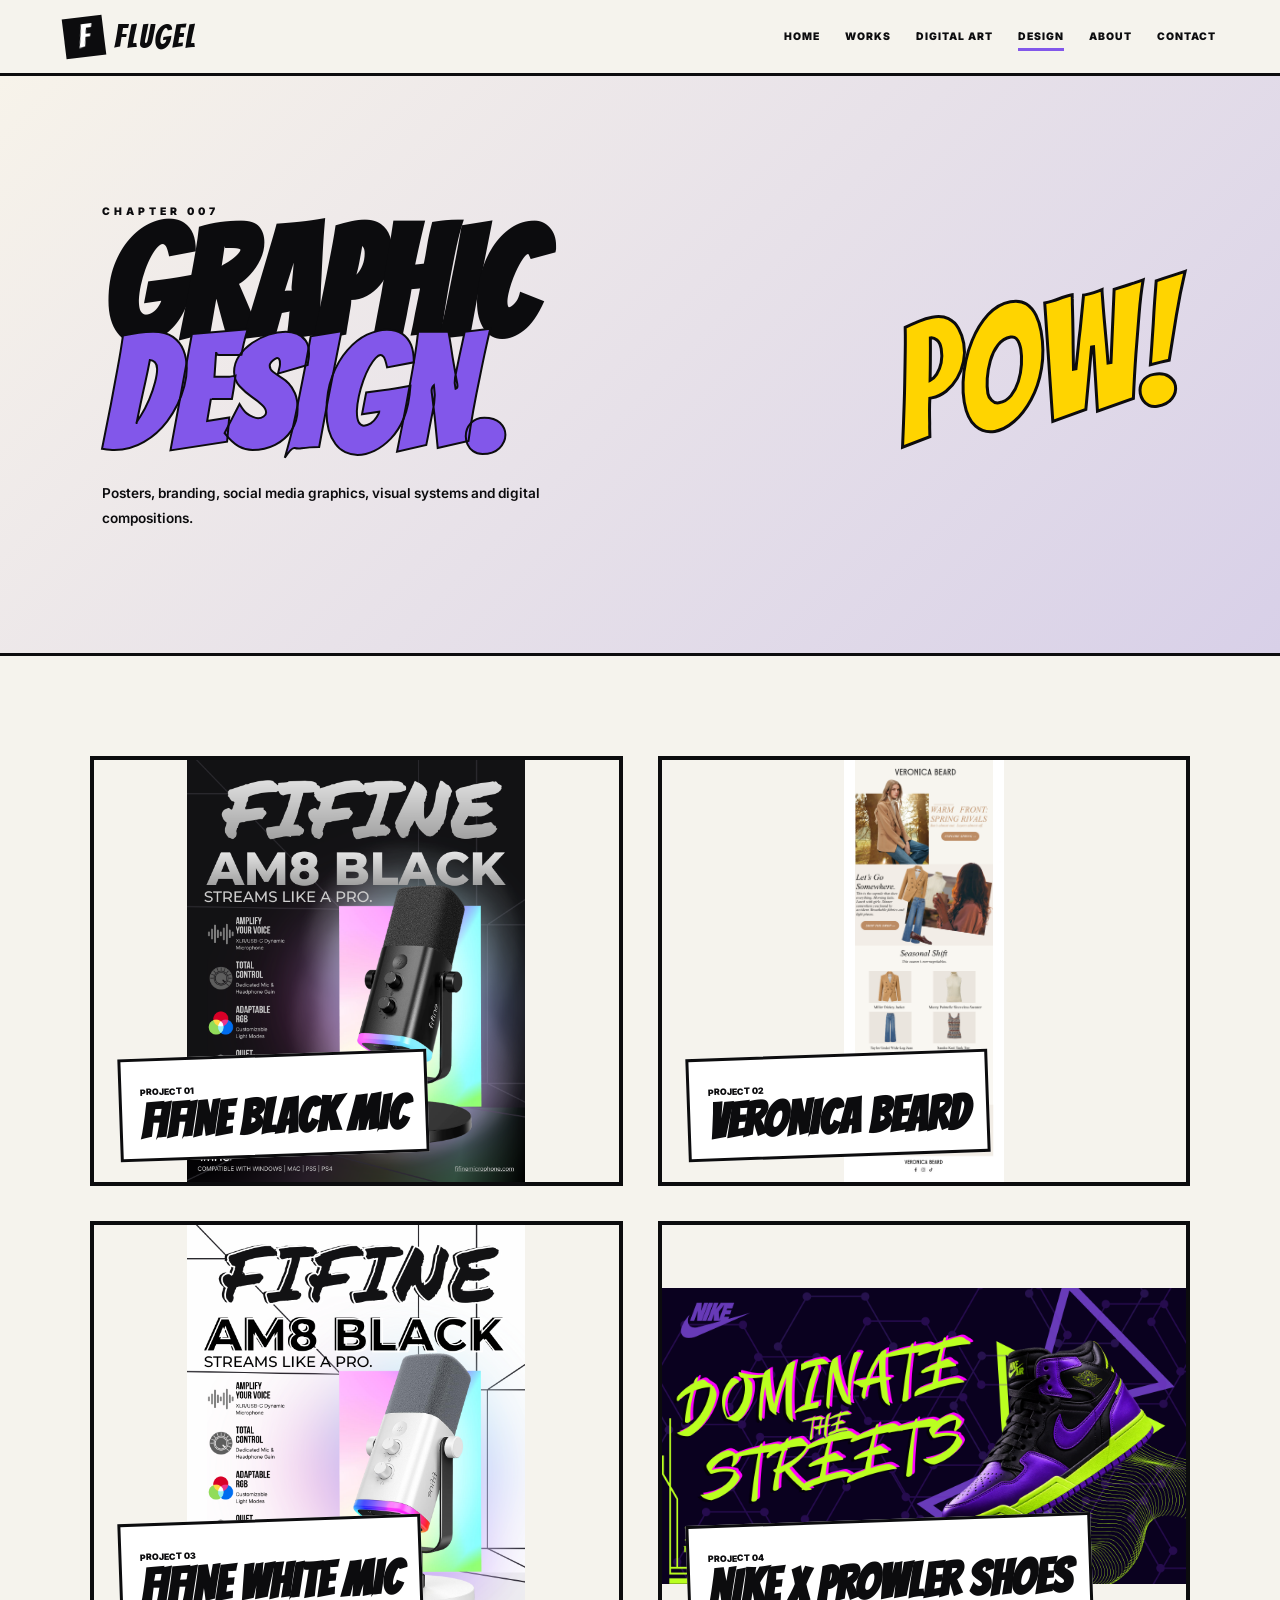
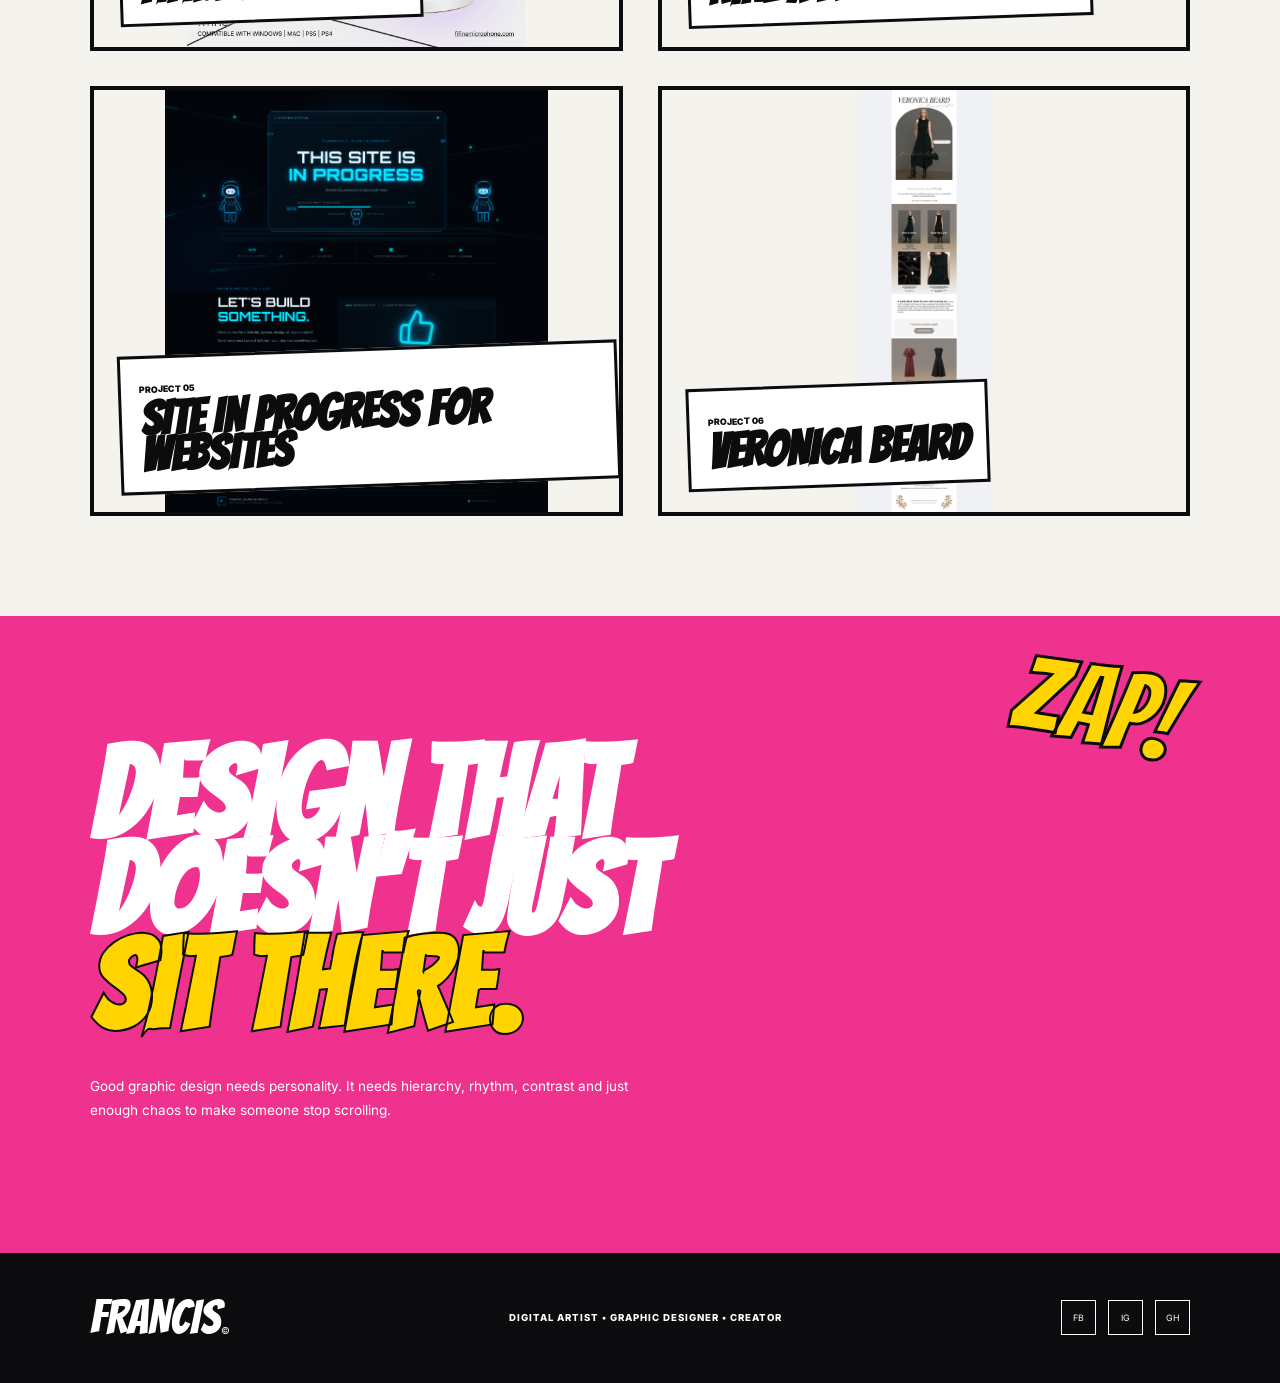
<file: graphic-design.html>
<!doctype html>
<html lang="en">
  <head>
    <meta charset="UTF-8" />
    <meta name="viewport" content="width=device-width, initial-scale=1.0" />

    <title>Graphic Design — FRANCIS</title>

    <link
      href="https://fonts.googleapis.com/css2?family=Bangers&family=Inter:wght@400;500;600;700;800;900&family=Permanent+Marker&display=swap"
      rel="stylesheet" />

    <link rel="stylesheet" href="style.css" />
  </head>

  <body>
    <!-- =====================================================
         NAVIGATION
         ===================================================== -->
    <header class="navbar">
      <a href="index.html" class="logo">
        <span class="logo-box">F</span>
        <span>FLUGEL</span>
      </a>

      <nav class="main-nav">
        <a href="index.html">HOME</a>
        <a href="works.html">WORKS</a>
        <a href="digital-art.html">DIGITAL ART</a>
        <a class="active" href="graphic-design.html">DESIGN</a>
        <a href="about.html">ABOUT</a>
        <a href="contact.html">CONTACT</a>
      </nav>

      <button class="menu-toggle">☰</button>
    </header>

    <!-- =====================================================
         MAIN CONTENT
         ===================================================== -->
    <main class="inner-page">
      <!-- ===================================================
           DESIGN HERO
           =================================================== -->
      <section class="page-hero design-page">
        <div>
          <span class="eyebrow">CHAPTER 007</span>

          <h1>
            GRAPHIC
            <br />
            <em>DESIGN.</em>
          </h1>

          <p>
            Posters, branding, social media graphics, visual systems and digital
            compositions.
          </p>
        </div>

        <div class="page-sfx">POW!</div>
      </section>

      <!-- ===================================================
           DESIGN PORTFOLIO
           All portfolio images use .clickable-image
           =================================================== -->
      <section class="design-grid">
        <!-- PROJECT 01 -->
        <article class="design-card design-wide">
          <img
            src="design01.png"
            alt="FIFINE Black Microphone graphic design"
            class="clickable-image" />

          <div class="design-label">
            <span>PROJECT 01</span>

            <h2>FIFINE BLACK MIC</h2>
          </div>
        </article>

        <!-- PROJECT 02 -->
        <article class="design-card design-wide">
          <img
            src="ecom2.png"
            alt="Veronica Beard e-commerce design"
            class="clickable-image" />

          <div class="design-label">
            <span>PROJECT 02</span>

            <h2>VERONICA BEARD</h2>
          </div>
        </article>

        <!-- PROJECT 03 -->
        <article class="design-card">
          <img
            src="design02.png"
            alt="FIFINE White Microphone poster design"
            class="clickable-image" />

          <div class="design-label">
            <span>PROJECT 03</span>

            <h2>FIFINE WHITE MIC</h2>
          </div>
        </article>

        <!-- PROJECT 04 -->
        <article class="design-card">
          <img
            src="design03.png"
            alt="Nike X Prowler Shoes graphic design"
            class="clickable-image" />

          <div class="design-label">
            <span>PROJECT 04</span>

            <h2>NIKE X PROWLER SHOES</h2>
          </div>
        </article>

        <!-- PROJECT 05 -->
        <article class="design-card design-wide">
          <img
            src="design04.png"
            alt="Website design project"
            class="clickable-image" />

          <div class="design-label">
            <span>PROJECT 05</span>

            <h2>SITE IN PROGRESS FOR WEBSITES</h2>
          </div>
        </article>

        <!-- PROJECT 06 -->
        <article class="design-card design-wide">
          <img
            src="ecom1.png"
            alt="Veronica Beard e-commerce design"
            class="clickable-image" />

          <div class="design-label">
            <span>PROJECT 06</span>

            <h2>VERONICA BEARD</h2>
          </div>
        </article>
      </section>

      <!-- ===================================================
           DESIGN STATEMENT
           =================================================== -->
      <section class="design-statement">
        <span class="statement-sfx">ZAP!</span>

        <h2>
          DESIGN THAT
          <br />
          DOESN'T JUST
          <br />
          <em>SIT THERE.</em>
        </h2>

        <p>
          Good graphic design needs personality. It needs hierarchy, rhythm,
          contrast and just enough chaos to make someone stop scrolling.
        </p>
      </section>
    </main>

    <!-- =====================================================
         FOOTER
         ===================================================== -->
    <footer>
      <div class="footer-brand">FRANCIS<span>©</span></div>

      <p>DIGITAL ARTIST • GRAPHIC DESIGNER • CREATOR</p>

      <div class="footer-social">
        <a href="#">FB</a>
        <a href="#">IG</a>
        <a href="#">GH</a>
      </div>
    </footer>

    <!-- =====================================================
         JAVASCRIPT
         ===================================================== -->
    <script src="script.js"></script>
  </body>
</html>
</file>
<file: style.css>
/* =========================================================
   FRANCIS MANGA PORTFOLIO
   MAIN CSS
   ---------------------------------------------------------
   Visual system:
   • Manga panels
   • Color accents
   • Halftone textures
   • SFX / onomatopoeia
   • Motion
   • Responsive layouts
========================================================= */

/* =========================================================
   VARIABLES
========================================================= */

:root {
  --black: #0c0c0e;
  --paper: #f5f3ed;
  --white: #ffffff;

  --purple: #8257ea;
  --blue: #17a3e8;
  --pink: #f0328f;
  --orange: #ff7a00;
  --yellow: #ffd400;
  --red: #ff3158;

  --border: 3px solid var(--black);

  --display: "Bangers", cursive;
  --body: "Inter", sans-serif;
  --marker: "Permanent Marker", cursive;

  /* motion + depth tokens — used by the polish layer at the
     bottom of this file, kept consistent across every hover,
     reveal, and page-load animation */
  --ease: cubic-bezier(0.22, 1, 0.36, 1);
  --ease-snap: cubic-bezier(0.16, 1, 0.3, 1);
  --shadow-soft: 0 20px 45px rgba(12, 12, 14, 0.14);
  --shadow-lift: 0 30px 60px rgba(12, 12, 14, 0.22);
}

@media (prefers-reduced-motion: reduce) {
  *,
  *::before,
  *::after {
    animation-duration: 0.001ms !important;
    animation-iteration-count: 1 !important;
    transition-duration: 0.001ms !important;
    scroll-behavior: auto !important;
  }
}

/* =========================================================
   RESET
========================================================= */

* {
  margin: 0;
  padding: 0;
  box-sizing: border-box;
}

html {
  scroll-behavior: smooth;
}

body {
  background: var(--paper);
  color: var(--black);

  font-family: var(--body);

  overflow-x: hidden;
}

body::before {
  content: "";

  position: fixed;

  inset: 0;

  pointer-events: none;

  z-index: 9998;

  background-image: radial-gradient(
    rgba(0, 0, 0, 0.5) 0.7px,
    transparent 0.7px
  );

  background-size: 6px 6px;

  opacity: 0.035;
}

img {
  display: block;
  width: 100%;
}

a {
  color: inherit;
  text-decoration: none;
}

button {
  font-family: inherit;
}

/* =========================================================
   PAGE LOADER
========================================================= */

.page-loader {
  position: fixed;

  inset: 0;

  display: none;

  place-items: center;

  background: var(--black);

  color: white;

  z-index: 100000;

  opacity: 1;

  transition: opacity 0.5s var(--ease);
}

.page-loader.is-active {
  display: grid;
}

.page-loader.is-hiding {
  opacity: 0;
}

.loader-manga {
  text-align: center;
}

.loader-logo {
  font-family: var(--display);

  font-size: clamp(5rem, 15vw, 12rem);

  letter-spacing: 5px;

  opacity: 0;

  animation: loaderIn 0.7s var(--ease-snap) 0.15s forwards;
}

.loader-line {
  width: 100%;

  height: 3px;

  background: var(--purple);

  transform-origin: left;

  animation: loaderLine 0.9s var(--ease) 0.35s forwards;
}

.loader-manga span {
  display: block;

  margin-top: 14px;

  font-size: 0.62rem;

  letter-spacing: 5px;

  opacity: 0;

  animation: loaderIn 0.6s var(--ease) 0.6s forwards;
}

@keyframes loaderIn {
  from {
    opacity: 0;
    transform: translateY(14px) scale(0.97);
  }

  to {
    opacity: 1;
    transform: translateY(0) scale(1);
  }
}

@keyframes loaderLine {
  from {
    transform: scaleX(0);
  }

  to {
    transform: scaleX(1);
  }
}

/* =========================================================
   NAVIGATION
========================================================= */

.navbar {
  position: fixed;

  top: 0;
  left: 0;

  width: 100%;

  height: 76px;

  padding: 0 5vw;

  display: flex;

  align-items: center;

  justify-content: space-between;

  background: rgba(245, 243, 237, 0.94);

  backdrop-filter: blur(15px);

  border-bottom: var(--border);

  z-index: 9000;

  transition:
    transform 0.45s var(--ease),
    box-shadow 0.3s ease;
}

.navbar.scrolled {
  box-shadow: 0 10px 30px rgba(12, 12, 14, 0.08);
}

.logo {
  display: flex;

  align-items: center;

  gap: 10px;

  font-family: var(--display);

  font-size: 2rem;

  letter-spacing: 2px;
}

.logo-box {
  width: 40px;
  height: 40px;

  display: grid;
  place-items: center;

  background: var(--black);

  color: white;

  transform: rotate(-7deg);
}

.main-nav {
  display: flex;

  gap: 25px;
}

.main-nav a {
  position: relative;

  font-size: 0.65rem;

  font-weight: 900;

  letter-spacing: 1px;
}

.main-nav a {
  transition: color 0.25s ease;
}

.main-nav a::after {
  content: "";

  position: absolute;

  left: 0;
  bottom: -8px;

  width: 0;
  height: 3px;

  background: var(--purple);

  transition: width 0.35s var(--ease);
}

.main-nav a:hover::after,
.main-nav a.active::after {
  width: 100%;
}

.menu-toggle {
  display: none;

  border: 0;

  background: none;

  font-size: 1.5rem;

  cursor: pointer;
}

/* =========================================================
   HERO
========================================================= */

.hero {
  position: relative;

  min-height: 100vh;

  display: grid;

  grid-template-columns: 1fr 1fr;

  align-items: center;

  padding: 130px 8vw 80px;

  overflow: hidden;

  background: linear-gradient(110deg, var(--paper) 0 57%, #ddd9d0 57% 100%);
}

.hero-grid {
  position: absolute;

  inset: 0;

  background-image:
    linear-gradient(rgba(0, 0, 0, 0.05) 1px, transparent 1px),
    linear-gradient(90deg, rgba(0, 0, 0, 0.05) 1px, transparent 1px);

  background-size: 45px 45px;

  mask-image: linear-gradient(to bottom, black, transparent);
}

.hero-halftone {
  position: absolute;

  width: 650px;
  height: 650px;

  right: -250px;
  top: 100px;

  border-radius: 50%;

  background-image: radial-gradient(
    rgba(139, 92, 246, 0.45) 2px,
    transparent 2px
  );

  background-size: 13px 13px;

  opacity: 0.45;
}

.hero-copy {
  position: relative;

  z-index: 5;

  max-width: 700px;
}

.chapter-tag {
  display: flex;

  gap: 7px;

  margin-bottom: 25px;
}

.chapter-tag span,
.chapter-tag strong {
  padding: 8px 12px;

  border: 2px solid var(--black);

  font-size: 0.6rem;

  font-weight: 900;

  letter-spacing: 2px;
}

.chapter-tag strong {
  background: var(--black);

  color: white;
}

.hero-title {
  font-family: var(--display);

  font-size: clamp(5rem, 10vw, 10rem);

  line-height: 0.76;

  letter-spacing: 2px;

  text-shadow: 6px 6px 0 var(--white);
}

.hero-title span {
  color: var(--purple);

  -webkit-text-stroke: 2px var(--black);

  text-shadow: 5px 5px 0 var(--black);
}

.hero-text {
  max-width: 550px;

  margin: 35px 0;

  font-size: 0.9rem;

  line-height: 1.8;

  font-weight: 600;
}

.hero-actions {
  display: flex;

  flex-wrap: wrap;

  gap: 12px;
}

.comic-btn {
  display: inline-flex;

  align-items: center;

  justify-content: center;

  gap: 15px;

  min-height: 53px;

  padding: 0 23px;

  border: 3px solid var(--black);

  font-size: 0.65rem;

  font-weight: 900;

  letter-spacing: 1px;

  transition:
    transform 0.35s var(--ease),
    box-shadow 0.35s var(--ease);

  will-change: transform;
}

.comic-btn:hover {
  transform: translate(-5px, -5px);

  box-shadow:
    7px 7px 0 var(--purple),
    7px 7px 24px rgba(130, 87, 234, 0.35);
}

.comic-btn:active {
  transform: translate(-2px, -2px);

  box-shadow: 3px 3px 0 var(--purple);
}

.comic-btn:focus-visible,
.filter:focus-visible,
a:focus-visible,
button:focus-visible {
  outline: 3px solid var(--purple);
  outline-offset: 3px;
}

.comic-btn.black {
  background: var(--black);

  color: white;
}

.comic-btn.white {
  background: white;

  color: var(--black);
}

/* =========================================================
   HERO CHARACTER
========================================================= */

.hero-character {
  position: relative;

  z-index: 5;

  display: flex;

  justify-content: center;

  align-items: center;
}

.character-panel {
  position: relative;

  width: min(460px, 85vw);

  border: 5px solid var(--black);

  background: white;

  box-shadow:
    18px 18px 0 var(--black),
    18px 18px 50px rgba(12, 12, 14, 0.2);

  transform: rotate(3deg);

  overflow: hidden;

  animation: characterFloat 6s var(--ease-snap) infinite;
}

.character-panel img {
  position: relative;

  z-index: 2;

  min-height: 570px;

  object-fit: contain;

  object-position: bottom;

  filter: grayscale(25%) contrast(1.1);
}

.character-glow {
  position: absolute;

  inset: 20% 10%;

  background: var(--purple);

  filter: blur(70px);

  opacity: 0.25;
}

.panel-number {
  position: absolute;

  top: 15px;
  left: 15px;

  z-index: 10;

  padding: 5px 9px;

  background: var(--black);

  color: white;

  font-family: var(--display);

  font-size: 1.3rem;
}

.panel-label {
  position: absolute;

  right: 15px;
  top: 15px;

  z-index: 10;

  padding: 6px 9px;

  background: white;

  border: 2px solid var(--black);

  font-size: 0.5rem;

  font-weight: 900;
}

@keyframes characterFloat {
  0%,
  100% {
    transform: rotate(3deg) translateY(0);
  }

  50% {
    transform: rotate(1deg) translateY(-15px);
  }
}

/* =========================================================
   ONOMATOPOEIA
========================================================= */

.onomato {
  position: absolute;

  z-index: 20;

  font-family: var(--display);

  font-style: italic;

  -webkit-text-stroke: 2px var(--black);

  paint-order: stroke fill;

  filter: drop-shadow(5px 5px 0 var(--black));

  pointer-events: none;
}

.onomato-shing {
  right: -40px;
  top: 30%;

  color: var(--yellow);

  font-size: 4rem;

  transform: rotate(-13deg);

  animation: sfxPop 2.5s ease-in-out infinite;
}

.onomato-whoa {
  left: -40px;
  bottom: 20%;

  color: var(--pink);

  font-size: 2.7rem;

  transform: rotate(-8deg);

  animation: sfxFloat 3s ease-in-out infinite;
}

@keyframes sfxPop {
  0%,
  100% {
    transform: scale(1) rotate(-13deg);
  }

  50% {
    transform: scale(1.12) rotate(-7deg);
  }
}

@keyframes sfxFloat {
  0%,
  100% {
    transform: translateY(0) rotate(-8deg);
  }

  50% {
    transform: translateY(-15px) rotate(-3deg);
  }
}

.vertical-manga-text {
  position: absolute;

  right: 20px;
  bottom: 100px;

  writing-mode: vertical-rl;

  font-family: var(--display);

  font-size: 1.4rem;

  opacity: 0.25;
}

.hero-page {
  position: absolute;

  right: 30px;
  bottom: 25px;

  font-family: var(--display);

  font-size: 1.4rem;
}

/* =========================================================
   IMPACT STRIP
========================================================= */

.impact-strip {
  display: grid;

  grid-template-columns: repeat(4, 1fr);

  border-top: var(--border);
  border-bottom: var(--border);

  overflow: hidden;
}

.impact-word {
  min-height: 95px;

  display: grid;

  place-items: center;

  font-family: var(--display);

  font-size: 3rem;

  -webkit-text-stroke: 2px var(--black);

  border-right: var(--border);

  transform: skew(-7deg);
}

.impact-word:last-child {
  border-right: 0;
}

.impact-word.purple {
  color: var(--purple);
}

.impact-word.blue {
  color: var(--blue);
}

.impact-word.pink {
  color: var(--pink);
}

.impact-word.orange {
  color: var(--orange);
}

/* =========================================================
   GENERAL SECTIONS
========================================================= */

.section {
  padding: 130px 7vw;
}

.section-top {
  display: flex;

  justify-content: space-between;

  align-items: end;

  gap: 50px;

  margin-bottom: 60px;
}

.eyebrow {
  display: inline-block;

  margin-bottom: 12px;

  font-size: 0.65rem;

  font-weight: 900;

  letter-spacing: 4px;
}

.section-top h2,
.about-copy h2,
.process-heading h2,
.tools-section h2 {
  font-family: var(--display);

  font-size: clamp(4rem, 8vw, 8rem);

  line-height: 0.8;
}

.section-top h2 em,
.about-copy h2 em,
.process-heading h2 em,
.tools-section h2 em {
  font-style: normal;

  color: transparent;

  -webkit-text-stroke: 2px var(--black);
}

.section-description {
  max-width: 390px;
}

.manga-stamp {
  display: inline-block;

  padding: 7px 12px;

  border: 2px solid var(--black);

  transform: rotate(-4deg);

  font-family: var(--marker);

  font-size: 0.7rem;

  margin-bottom: 15px;
}

.section-description p {
  font-size: 0.8rem;

  line-height: 1.8;

  font-weight: 600;
}

.text-link {
  font-size: 0.65rem;

  font-weight: 900;

  letter-spacing: 2px;
}

/* =========================================================
   INTRO PANELS
========================================================= */

.intro-panels {
  display: grid;

  grid-template-columns:
    1.4fr
    0.8fr
    0.7fr;

  gap: 25px;

  align-items: start;
}

.manga-panel {
  position: relative;

  overflow: hidden;

  border: 4px solid var(--black);

  background: black;
}

.panel-big {
  transform: rotate(-1.5deg);
}

.panel-small {
  transform: rotate(2deg);

  margin-top: 70px;
}

.manga-panel img {
  aspect-ratio: 4/5;

  object-fit: cover;

  transition:
    transform 0.65s var(--ease),
    filter 0.65s var(--ease);
}

.manga-panel:hover img {
  transform: scale(1.07);
}

.panel-caption {
  position: absolute;

  z-index: 5;

  top: 15px;
  left: 15px;

  padding: 7px 10px;

  background: white;

  border: 2px solid var(--black);

  font-size: 0.55rem;

  font-weight: 900;
}

.panel-word {
  position: absolute;

  z-index: 5;

  right: -15px;
  bottom: 35px;

  font-family: var(--display);

  color: var(--yellow);

  font-size: 3rem;

  -webkit-text-stroke: 2px var(--black);

  transform: rotate(-10deg);
}

.purple-word {
  color: var(--purple);
}

.panel-link {
  position: absolute;

  z-index: 5;

  left: 15px;
  bottom: 15px;

  padding: 8px 12px;

  background: var(--black);

  color: white;

  font-size: 0.6rem;

  font-weight: 900;
}

.speech {
  position: relative;

  padding: 35px;

  background: white;

  border: 3px solid var(--black);

  transform: rotate(1.5deg);

  box-shadow: var(--shadow-soft);
}

.speech::after {
  content: "";

  position: absolute;

  left: 42px;
  bottom: -14px;

  width: 24px;
  height: 24px;

  background: white;

  border-right: 3px solid var(--black);
  border-bottom: 3px solid var(--black);

  transform: rotate(45deg);
}

.speech strong {
  display: block;

  font-family: var(--display);

  font-size: 2.5rem;

  color: var(--pink);

  -webkit-text-stroke: 1px var(--black);
}

.speech p {
  margin-top: 10px;

  font-size: 0.75rem;

  line-height: 1.7;
}

/* =========================================================
   FEATURED
========================================================= */

.featured {
  background: #e7e4dc;

  border-top: var(--border);
  border-bottom: var(--border);
}

.featured-grid {
  display: grid;

  grid-template-columns: repeat(3, 1fr);

  gap: 30px;
}

.featured-card {
  cursor: pointer;
}

.featured-offset {
  margin-top: 80px;
}

.featured-image {
  position: relative;

  overflow: hidden;

  border: 4px solid var(--black);

  background: black;
}

.featured-image img {
  aspect-ratio: 4/5;

  object-fit: cover;

  filter: grayscale(80%);

  transition:
    transform 0.65s var(--ease),
    filter 0.65s var(--ease);
}

.featured-card:hover img {
  transform: scale(1.07);

  filter: grayscale(20%);
}

.featured-image img[src="art02.png"] {
  object-position: left center;
}

.featured-image img[src="art03.jpg"] {
  object-position: left top;
}

.floating-sfx {
  position: absolute;

  z-index: 5;

  right: -15px;
  top: 30px;

  font-family: var(--display);

  font-size: 2.8rem;

  color: var(--yellow);

  -webkit-text-stroke: 2px var(--black);

  transform: rotate(10deg);
}

.pink-sfx {
  color: var(--pink);
}

.blue-sfx {
  color: var(--blue);
}

.orange-sfx {
  color: var(--orange);
}

.purple-sfx {
  color: var(--purple);
}

.featured-overlay {
  position: absolute;

  inset: 0;

  display: flex;

  justify-content: space-between;

  align-items: end;

  padding: 20px;

  background: linear-gradient(transparent 45%, rgba(0, 0, 0, 0.8));

  color: white;

  opacity: 0;

  transition: opacity 0.4s var(--ease);
}

.featured-card:hover .featured-overlay {
  opacity: 1;
}

.featured-overlay span {
  font-family: var(--display);

  font-size: 2rem;
}

.featured-overlay strong {
  font-size: 0.65rem;
}

.featured-info {
  padding: 15px 3px;

  border-bottom: 3px solid var(--black);
}

.featured-info span {
  font-size: 0.55rem;

  font-weight: 900;

  letter-spacing: 2px;
}

.featured-info h3 {
  margin-top: 8px;

  font-family: var(--display);

  font-size: 2rem;

  line-height: 0.9;
}

/* =========================================================
   QUOTE
========================================================= */

.quote-section {
  position: relative;

  min-height: 600px;

  display: grid;

  place-items: center;

  padding: 100px 7vw;

  background: var(--black);

  color: white;

  overflow: hidden;
}

.quote-speed-lines {
  position: absolute;

  inset: -50%;

  background: repeating-conic-gradient(
    from 0deg,
    transparent 0deg 5deg,
    rgba(255, 255, 255, 0.06) 5deg 6deg
  );

  animation: spin 35s linear infinite;
}

@keyframes spin {
  to {
    transform: rotate(360deg);
  }
}

.quote-content {
  position: relative;

  z-index: 2;

  text-align: center;
}

.quote-sfx {
  display: inline-block;

  font-family: var(--display);

  font-size: 3rem;

  color: var(--yellow);

  -webkit-text-stroke: 2px var(--black);

  transform: rotate(-8deg);
}

.quote-content h2 {
  margin: 20px 0;

  font-family: var(--display);

  font-size: clamp(4rem, 9vw, 9rem);

  line-height: 0.78;
}

.quote-content h2 span {
  color: var(--pink);

  -webkit-text-stroke: 2px white;
}

.quote-content p {
  max-width: 500px;

  margin: auto;

  font-size: 0.8rem;

  line-height: 1.8;
}

/* =========================================================
   QUICK ABOUT
========================================================= */

.quick-about {
  display: grid;

  grid-template-columns:
    0.9fr
    1.1fr;

  gap: 100px;

  align-items: center;
}

.about-image {
  position: relative;

  background: radial-gradient(var(--purple) 2px, transparent 2px);

  background-size: 12px 12px;

  border: var(--border);
}

.about-image img {
  max-height: 600px;

  object-fit: contain;
}

.about-sfx {
  position: absolute;

  right: -40px;
  top: 25%;

  font-family: var(--display);

  font-size: 4rem;

  color: var(--blue);

  -webkit-text-stroke: 2px var(--black);

  transform: rotate(12deg);
}

.about-copy p {
  max-width: 600px;

  margin: 30px 0;

  font-size: 0.9rem;

  line-height: 1.9;

  font-weight: 600;
}

/* =========================================================
   MARQUEE
========================================================= */

.skill-marquee {
  overflow: hidden;

  border-top: var(--border);
  border-bottom: var(--border);

  background: var(--purple);

  color: white;
}

.skill-marquee div {
  width: max-content;

  padding: 18px 0;

  font-family: var(--display);

  font-size: 2rem;

  white-space: nowrap;

  animation: marquee 22s linear infinite;
}

@keyframes marquee {
  to {
    transform: translateX(-50%);
  }
}

/* =========================================================
   HOME CTA
========================================================= */

.home-cta {
  position: relative;

  min-height: 700px;

  display: grid;

  place-items: center;

  text-align: center;

  padding: 100px 20px;

  overflow: hidden;

  background: linear-gradient(135deg, var(--pink), var(--purple));

  color: white;

  border-bottom: var(--border);
}

.cta-halftone {
  position: absolute;

  inset: 0;

  background-image: radial-gradient(
    rgba(255, 255, 255, 0.35) 2px,
    transparent 2px
  );

  background-size: 13px 13px;

  opacity: 0.3;
}

.home-cta > *:not(.cta-halftone) {
  position: relative;

  z-index: 2;
}

.home-cta h2 {
  margin: 20px 0 40px;

  font-family: var(--display);

  font-size: clamp(5rem, 10vw, 11rem);

  line-height: 0.75;
}

.home-cta h2 em {
  color: var(--yellow);

  font-style: normal;

  -webkit-text-stroke: 3px var(--black);
}

.cta-sfx {
  position: absolute;

  right: 5%;

  bottom: 8%;

  font-family: var(--marker);

  font-size: 1.5rem;

  transform: rotate(-7deg);
}

/* =========================================================
   FOOTER
========================================================= */

footer {
  min-height: 130px;

  display: flex;

  align-items: center;

  justify-content: space-between;

  gap: 30px;

  padding: 30px 7vw;

  background: var(--black);

  color: white;
}

.footer-brand {
  font-family: var(--display);

  font-size: 3rem;
}

.footer-brand span {
  font-family: var(--body);

  font-size: 0.6rem;
}

footer p {
  font-size: 0.6rem;

  font-weight: 800;

  letter-spacing: 1px;
}

.footer-social {
  display: flex;

  gap: 12px;
}

.footer-social a {
  width: 35px;
  height: 35px;

  display: grid;
  place-items: center;

  border: 1px solid white;

  font-size: 0.55rem;
}

/* =========================================================
   INNER PAGES
========================================================= */

.inner-page {
  padding-top: 76px;
}

.page-hero {
  position: relative;

  min-height: 580px;

  display: flex;

  align-items: center;

  justify-content: space-between;

  padding: 100px 8vw;

  overflow: hidden;

  background: linear-gradient(120deg, var(--paper), #dedbd3);

  border-bottom: var(--border);
}

.page-hero h1 {
  font-family: var(--display);

  font-size: clamp(6rem, 12vw, 12rem);

  line-height: 0.72;
}

.page-hero h1 em {
  color: var(--purple);

  font-style: normal;

  -webkit-text-stroke: 2px var(--black);
}

.page-hero p {
  max-width: 500px;

  margin-top: 30px;

  font-size: 0.85rem;

  line-height: 1.8;

  font-weight: 600;
}

.page-sfx {
  font-family: var(--display);

  font-size: clamp(6rem, 13vw, 13rem);

  color: var(--yellow);

  -webkit-text-stroke: 3px var(--black);

  transform: rotate(-10deg);

  animation: sfxFloat 3s ease-in-out infinite;
}

.work-filters {
  display: flex;

  flex-wrap: wrap;

  gap: 8px;

  padding: 40px 7vw;

  border-bottom: var(--border);
}

.filter {
  padding: 11px 17px;

  border: 2px solid var(--black);

  background: var(--paper);

  cursor: pointer;

  font-size: 0.6rem;

  font-weight: 900;

  letter-spacing: 1px;

  transition:
    background 0.3s var(--ease),
    color 0.3s var(--ease),
    transform 0.3s var(--ease);
}

.filter:hover,
.filter.active {
  background: var(--black);

  color: white;
}

/* =========================================================
   ARCHIVE
========================================================= */

.archive-grid {
  padding: 70px 7vw 130px;

  display: grid;

  grid-template-columns: repeat(12, 1fr);

  gap: 35px;
}

.archive-card {
  grid-column: span 4;

  cursor: pointer;
}

.archive-card:nth-child(3n + 1) {
  grid-column: span 7;
}

.archive-card.hidden {
  display: none;
}

.archive-image {
  position: relative;

  overflow: hidden;

  border: 4px solid var(--black);

  background: black;
}

.archive-image img {
  aspect-ratio: 4/5;
  object-position: left center;
  object-fit: cover;

  transition:
    transform 0.65s var(--ease),
    filter 0.65s var(--ease);
}

.archive-card:nth-child(3n + 1) .archive-image img {
  aspect-ratio: 16/10;
}

/* "Neon Dream" (first card) is a tall portrait shot with the
   character near the bottom of the frame — the default centered
   crop was cutting through her face. Shifting the crop window
   down keeps the character fully in view. */
.archive-card:first-child .archive-image img {
  object-position: center bottom;
}

.archive-card:hover img {
  transform: scale(1.06);
}

.archive-sfx {
  position: absolute;

  right: -15px;
  top: 20px;

  font-family: var(--display);

  font-size: 2.8rem;

  color: var(--yellow);

  -webkit-text-stroke: 2px var(--black);

  transform: rotate(8deg);
}

.view-art {
  position: absolute;

  inset: 0;

  display: grid;

  place-items: center;

  background: rgba(0, 0, 0, 0.55);

  color: white;

  font-size: 0.7rem;

  font-weight: 900;

  opacity: 0;

  transition: opacity 0.35s var(--ease);
}

.archive-card:hover .view-art {
  opacity: 1;
}

.archive-meta {
  padding: 13px 3px;

  border-bottom: 3px solid var(--black);
}

.archive-meta span {
  font-size: 0.55rem;

  font-weight: 900;

  letter-spacing: 2px;
}

.archive-meta h2 {
  margin-top: 7px;

  font-family: var(--display);

  font-size: 2rem;
}

/* =========================================================
   DIGITAL ART
========================================================= */

.digital-page {
  background: radial-gradient(var(--purple) 1px, transparent 1px);

  background-size: 9px 9px;
}

.page-character {
  position: relative;

  width: 400px;
}

.page-character img {
  max-height: 500px;

  object-fit: contain;
}

.page-character span {
  position: absolute;

  right: -20px;
  top: 20%;

  font-family: var(--display);

  color: var(--pink);

  font-size: 4rem;

  -webkit-text-stroke: 2px var(--black);

  transform: rotate(-10deg);
}

.art-showcase {
  display: grid;
  grid-template-columns: 1.1fr 1fr;
  gap: 40px;
  padding: 100px 7vw;
  align-items: start;
}

.art-feature {
  display: flex;
  flex-direction: column;
  position: relative;
}

.art-feature img {
  width: 100%;
  aspect-ratio: 3/4;
  object-fit: cover;
  object-position: center 15%;
  border: 4px solid var(--black);
  box-shadow: 12px 12px 0 rgba(12, 12, 14, 0.9);
  transition: transform 0.5s var(--ease);
}

.art-feature:hover img {
  transform: translate(-4px, -4px);
  box-shadow: 16px 16px 0 var(--purple);
}

.art-feature-title {
  margin-top: 22px;
}

.art-feature-title span {
  font-size: 0.6rem;
  font-weight: 900;
  letter-spacing: 2px;
  color: var(--purple);
}

.art-feature-title h2 {
  margin-top: 8px;
  font-family: var(--display);
  font-size: 3.2rem;
  line-height: 0.85;
}

.art-column {
  display: grid;
  grid-template-columns: 1fr 1fr;
  gap: 24px;
}

.art-column article {
  display: flex;
  flex-direction: column;
  overflow: hidden;
}

.art-column img {
  width: 100%;
  aspect-ratio: 1/1;
  object-fit: cover;
  border: 3px solid var(--black);
  transition:
    transform 0.5s var(--ease),
    filter 0.5s var(--ease);
}

.art-column article:hover img {
  transform: scale(1.05);
}

.art-column span {
  display: block;
  margin-top: 14px;
  font-size: 0.55rem;
  font-weight: 900;
  letter-spacing: 1px;
  color: var(--purple);
}

.art-column h3 {
  margin: 6px 0 0;
  font-family: var(--display);
  font-size: 1.6rem;
  line-height: 0.9;
}

@media (max-width: 1000px) {
  .art-showcase {
    grid-template-columns: 1fr;
  }
}

@media (max-width: 650px) {
  .art-showcase {
    padding: 70px 20px;
  }

  .art-feature img {
    aspect-ratio: 4/5;
  }

  .art-column {
    grid-template-columns: 1fr 1fr;
    gap: 16px;
  }
}

/* =========================================================
   PROCESS
========================================================= */

.process-section {
  padding: 120px 7vw;

  background: var(--black);

  color: white;
}

.process-heading h2 em {
  -webkit-text-stroke-color: white;
}

.process-grid {
  display: grid;

  grid-template-columns: repeat(3, 1fr);

  gap: 20px;

  margin-top: 70px;
}

.process-card {
  min-height: 270px;

  padding: 35px;

  border: 2px solid white;

  transition:
    background 0.35s var(--ease),
    transform 0.35s var(--ease),
    color 0.35s var(--ease);
}

.process-card:hover {
  background: var(--purple);

  transform: translate(-5px, -5px);
}

.process-number {
  font-family: var(--display);

  font-size: 2rem;
}

.process-card h3 {
  margin: 40px 0 15px;

  font-family: var(--display);

  font-size: 2.5rem;
}

.process-card p {
  font-size: 0.75rem;

  line-height: 1.7;
}

/* =========================================================
   DESIGN PAGE
========================================================= */

.design-page {
  background: linear-gradient(135deg, #f7f3ea, #d8d0e8);
}

.design-grid {
  padding: 100px 7vw;

  display: grid;

  grid-template-columns: repeat(2, 1fr);

  gap: 35px;
}

/* =========================================================
   DESIGN CARDS
   Smaller, cleaner portfolio thumbnails.
   The artwork determines its own height.
========================================================= */

.design-card {
  position: relative;

  width: 100%;
  height: 430px;

  overflow: hidden;

  border: 4px solid var(--black);

  background: var(--paper);
}

.design-wide {
  grid-column: span 1;
}

.design-card img {
  display: block;

  width: 100%;
  height: 100%;

  object-fit: contain;
  object-position: center;

  background: var(--paper);

  transition:
    transform 0.65s var(--ease),
    filter 0.65s var(--ease);
}

.design-card:hover img {
  transform: scale(1.03);
}

.design-card:hover img {
  transform: scale(1.05);
}

.design-label {
  position: absolute;

  left: 25px;
  bottom: 25px;

  padding: 18px;

  background: white;

  border: 3px solid var(--black);

  transform: rotate(-2deg);
}

.design-label span {
  font-size: 0.55rem;

  font-weight: 900;
}

.design-label h2 {
  margin-top: 5px;

  font-family: var(--display);

  font-size: 3rem;

  line-height: 0.75;
}

.design-statement {
  position: relative;

  padding: 130px 7vw;

  background: var(--pink);

  color: white;

  overflow: hidden;
}

.statement-sfx {
  position: absolute;

  right: 8%;

  top: 30px;

  font-family: var(--display);

  color: var(--yellow);

  font-size: 7rem;

  -webkit-text-stroke: 3px var(--black);

  transform: rotate(12deg);
}

.design-statement h2 {
  position: relative;

  z-index: 2;

  font-family: var(--display);

  font-size: clamp(5rem, 10vw, 10rem);

  line-height: 0.75;
}

.design-statement h2 em {
  color: var(--yellow);

  font-style: normal;

  -webkit-text-stroke: 2px var(--black);
}

.design-statement p {
  position: relative;

  z-index: 2;

  max-width: 550px;

  margin-top: 40px;

  font-size: 0.85rem;

  line-height: 1.8;
}

/* =========================================================
   ABOUT PAGE
========================================================= */

.about-hero {
  display: grid;

  grid-template-columns:
    0.8fr
    1.2fr;

  min-height: 700px;

  padding: 100px 8vw;

  gap: 80px;

  align-items: center;

  border-bottom: var(--border);
}

.about-character {
  position: relative;

  background: radial-gradient(var(--purple) 2px, transparent 2px);

  background-size: 12px 12px;

  border: var(--border);
}

.about-character img {
  max-height: 600px;

  object-fit: contain;
}

.about-introduction h1 {
  font-family: var(--display);

  font-size: clamp(6rem, 11vw, 11rem);

  line-height: 0.72;
}

.about-introduction h1 em {
  color: var(--purple);

  font-style: normal;

  -webkit-text-stroke: 2px var(--black);
}

.about-introduction p {
  max-width: 650px;

  margin-top: 30px;

  font-size: 0.9rem;

  line-height: 1.9;

  font-weight: 600;
}

.stats-section {
  display: grid;

  grid-template-columns: repeat(4, 1fr);

  background: var(--black);

  color: white;
}

.stat-box {
  min-height: 250px;

  display: flex;

  align-items: center;

  justify-content: center;

  gap: 15px;

  border-right: 1px solid white;
}

.stat-box strong {
  font-family: var(--display);

  font-size: 5rem;
}

.stat-box span {
  font-size: 0.55rem;

  font-weight: 900;

  letter-spacing: 2px;
}

.arsenal {
  display: grid;

  grid-template-columns:
    0.7fr
    1.3fr;

  gap: 100px;

  padding: 130px 8vw;
}

.arsenal h2 {
  font-family: var(--display);

  font-size: 7rem;

  line-height: 0.75;
}

.stat-bars {
  display: flex;

  flex-direction: column;

  gap: 30px;
}

.bar > div {
  display: flex;

  justify-content: space-between;

  margin-bottom: 8px;

  font-size: 0.65rem;

  font-weight: 900;
}

.bar i {
  display: block;

  width: 100%;

  height: 16px;

  border: 2px solid var(--black);

  position: relative;
}

.bar i::after {
  content: "";

  position: absolute;

  inset: 2px auto 2px 2px;

  width: var(--value);

  background: var(--purple);

  animation: barLoad 1.5s ease forwards;
}

@keyframes barLoad {
  from {
    width: 0;
  }
}

.tools-section {
  padding: 120px 8vw;

  background: #e5e1d9;

  border-top: var(--border);
}

.tools-grid {
  display: grid;

  grid-template-columns: repeat(5, 1fr);

  margin-top: 60px;

  border-top: var(--border);
  border-left: var(--border);
}

.tools-grid div {
  min-height: 100px;

  display: grid;

  place-items: center;

  padding: 15px;

  border-right: var(--border);
  border-bottom: var(--border);

  font-size: 0.7rem;

  font-weight: 900;

  transition:
    background 0.3s var(--ease),
    color 0.3s var(--ease),
    transform 0.3s var(--ease);
}

.tools-grid div:hover {
  background: var(--purple);

  color: white;
}

/* =========================================================
   CONTACT
========================================================= */

.contact-page {
  padding-top: 76px;
}

.contact-hero {
  position: relative;

  min-height: 650px;

  display: grid;

  place-items: center;

  text-align: center;

  padding: 100px 20px;

  overflow: hidden;

  background: linear-gradient(135deg, var(--blue), var(--purple));

  color: white;

  border-bottom: var(--border);
}

.contact-halftone {
  position: absolute;

  inset: 0;

  background-image: radial-gradient(white 2px, transparent 2px);

  background-size: 12px 12px;

  opacity: 0.15;
}

.contact-hero > *:not(.contact-halftone) {
  position: relative;

  z-index: 2;
}

.contact-hero h1 {
  font-family: var(--display);

  font-size: clamp(7rem, 15vw, 15rem);

  line-height: 0.7;
}

.contact-hero h1 em {
  color: var(--yellow);

  font-style: normal;

  -webkit-text-stroke: 3px var(--black);
}

.contact-hero p {
  max-width: 500px;

  margin-top: 35px;

  font-size: 0.85rem;

  line-height: 1.8;
}

.contact-sfx {
  position: absolute;

  right: 10%;

  bottom: 10%;

  font-family: var(--display);

  font-size: 5rem;

  color: var(--pink);

  -webkit-text-stroke: 3px var(--black);

  transform: rotate(-10deg);
}

.contact-options {
  display: grid;

  grid-template-columns: repeat(3, 1fr);

  border-bottom: var(--border);
}

.contact-card {
  position: relative;

  min-height: 300px;

  padding: 35px;

  border-right: var(--border);

  transition:
    background 0.35s var(--ease),
    transform 0.35s var(--ease),
    color 0.35s var(--ease);
}

.contact-card:last-child {
  border-right: 0;
}

.contact-card:hover {
  background: var(--purple);

  color: white;

  transform: translateY(-8px);
}

.contact-card span {
  font-size: 0.55rem;

  font-weight: 900;

  letter-spacing: 2px;
}

.contact-card h2 {
  margin-top: 70px;

  font-family: var(--display);

  font-size: 4rem;
}

.contact-card strong {
  position: absolute;

  right: 30px;
  bottom: 25px;

  font-size: 2rem;
}

.purple-card:hover {
  background: var(--pink);
}

.blue-card:hover {
  background: var(--blue);
}

.commission-section {
  display: grid;

  grid-template-columns: 1fr 1fr;

  gap: 100px;

  padding: 130px 8vw;
}

.commission-section h2 {
  font-family: var(--display);

  font-size: 7rem;

  line-height: 0.75;
}

.commission-list {
  display: flex;

  flex-direction: column;
}

.commission-list div {
  padding: 25px 0;

  border-bottom: 3px solid var(--black);

  font-family: var(--display);

  font-size: 2rem;
}

.commission-list span {
  margin-right: 20px;

  font-family: var(--body);

  font-size: 0.6rem;

  font-weight: 900;
}

.end-page {
  position: relative;

  min-height: 550px;

  display: grid;

  place-items: center;

  text-align: center;

  background: var(--black);

  color: white;

  overflow: hidden;
}

.end-word {
  font-family: var(--display);

  font-size: clamp(5rem, 10vw, 10rem);

  line-height: 0.7;
}

.end-sfx {
  position: absolute;

  right: 10%;

  top: 20%;

  color: var(--yellow);

  font-family: var(--display);

  font-size: 4rem;

  transform: rotate(15deg);
}

.end-page a {
  position: absolute;

  bottom: 50px;

  padding: 12px 20px;

  border: 2px solid white;

  font-size: 0.6rem;

  font-weight: 900;
}

/* =========================================================
   LIGHTBOX
========================================================= */

.lightbox {
  position: fixed;

  inset: 0;

  z-index: 99999;

  display: grid;

  place-items: center;

  padding: 50px;

  background: rgba(0, 0, 0, 0.96);

  opacity: 0;

  visibility: hidden;

  transition: opacity 0.4s var(--ease);
}

.lightbox.active {
  opacity: 1;

  visibility: visible;
}

.lightbox img {
  width: auto;

  max-width: 90vw;

  max-height: 85vh;

  object-fit: contain;

  border: 4px solid white;
}

.lightbox-close {
  position: absolute;

  top: 25px;
  right: 30px;

  width: 50px;
  height: 50px;

  background: none;

  border: 2px solid white;

  color: white;

  font-size: 2rem;

  cursor: pointer;
}

.lightbox-title {
  position: absolute;

  bottom: 20px;

  color: white;

  font-size: 0.7rem;

  font-weight: 900;

  letter-spacing: 2px;
}

/* =========================================================
   SCROLL REVEAL
========================================================= */

.reveal {
  opacity: 0;

  transform: translateY(28px);

  transition:
    opacity 0.7s var(--ease),
    transform 0.7s var(--ease);

  transition-delay: var(--reveal-delay, 0s);
}

.reveal.visible {
  opacity: 1;

  transform: translateY(0);
}

/* =========================================================
   RESPONSIVE
========================================================= */

@media (max-width: 1000px) {
  .main-nav {
    position: absolute;

    top: 76px;
    left: 0;
    right: 0;

    display: none;

    flex-direction: column;

    gap: 0;

    background: var(--paper);

    border-bottom: var(--border);
  }

  .main-nav.open {
    display: flex;
  }

  .main-nav a {
    padding: 18px 25px;

    border-bottom: 1px solid #bbb;
  }

  .menu-toggle {
    display: block;
  }

  .hero {
    grid-template-columns: 1fr;
  }

  .hero-character {
    margin-top: 80px;
  }

  .intro-panels {
    grid-template-columns: 1fr 1fr;
  }

  .intro-note {
    grid-column: span 2;
  }

  .featured-grid {
    grid-template-columns: 1fr 1fr;
  }

  .featured-offset {
    margin-top: 0;
  }

  .quick-about {
    grid-template-columns: 1fr;
  }

  .art-showcase {
    grid-template-columns: 1fr;
  }

  .process-grid {
    grid-template-columns: 1fr;
  }

  .about-hero {
    grid-template-columns: 1fr;
  }

  .about-character {
    max-width: 500px;
  }

  .stats-section {
    grid-template-columns: 1fr 1fr;
  }

  .arsenal {
    grid-template-columns: 1fr;
  }

  .tools-grid {
    grid-template-columns: repeat(3, 1fr);
  }

  .contact-options {
    grid-template-columns: 1fr;
  }

  .contact-card {
    border-right: 0;

    border-bottom: var(--border);
  }

  .commission-section {
    grid-template-columns: 1fr;
  }
}

/* =========================================================
   MOBILE
========================================================= */

@media (max-width: 650px) {
  .navbar {
    padding: 0 20px;
  }

  .hero {
    padding: 120px 25px 70px;
  }

  .hero-title {
    font-size: 5.4rem;
  }

  .hero-text {
    font-size: 0.8rem;
  }

  .hero-character {
    margin-top: 50px;
  }

  .character-panel img {
    min-height: 420px;
  }

  .onomato-shing {
    right: -20px;

    font-size: 2.7rem;
  }

  .onomato-whoa {
    left: -10px;

    font-size: 2rem;
  }

  .impact-strip {
    grid-template-columns: 1fr 1fr;
  }

  .impact-word {
    min-height: 75px;

    font-size: 2.2rem;
  }

  .section {
    padding: 90px 20px;
  }

  .section-top {
    flex-direction: column;

    align-items: flex-start;
  }

  .section-top h2,
  .about-copy h2,
  .process-heading h2,
  .tools-section h2 {
    font-size: 5rem;
  }

  .intro-panels {
    grid-template-columns: 1fr;
  }

  .intro-note {
    grid-column: auto;
  }

  .panel-small {
    margin-top: 0;
  }

  .featured-grid {
    grid-template-columns: 1fr;
  }

  .featured-offset {
    margin-top: 0;
  }

  .quote-content h2 {
    font-size: 5rem;
  }

  .page-hero {
    padding: 100px 25px;

    min-height: 500px;
  }

  .page-hero h1 {
    font-size: 6rem;
  }

  .page-sfx {
    position: absolute;

    right: 10px;
    bottom: 20px;

    font-size: 5rem;
  }

  .archive-grid {
    display: grid;

    grid-template-columns: 1fr;

    padding: 50px 20px 90px;
  }

  .archive-card,
  .archive-card:nth-child(3n + 1) {
    grid-column: auto;
  }

  .art-showcase {
    padding: 70px 20px;
  }

  .process-section {
    padding: 90px 20px;
  }

  .about-hero {
    padding: 80px 25px;

    gap: 50px;
  }

  .about-introduction h1 {
    font-size: 6rem;
  }

  .stats-section {
    grid-template-columns: 1fr;
  }

  .stat-box {
    min-height: 170px;

    border-right: 0;

    border-bottom: 1px solid white;
  }

  .arsenal {
    padding: 90px 25px;

    gap: 60px;
  }

  .arsenal h2 {
    font-size: 5rem;
  }

  .tools-section {
    padding: 90px 20px;
  }

  .tools-grid {
    grid-template-columns: 1fr 1fr;
  }

  .design-grid {
    grid-template-columns: 1fr;

    padding: 70px 20px;
  }

  .design-wide {
    grid-column: auto;
  }

  .design-card {
    min-height: 400px;
  }

  .design-card img {
    min-height: 400px;
  }

  .design-statement {
    padding: 100px 25px;
  }

  .design-statement h2 {
    font-size: 5rem;
  }

  .contact-hero h1 {
    font-size: 7rem;
  }

  .contact-sfx {
    font-size: 3rem;
  }

  .commission-section {
    padding: 90px 25px;
  }

  .commission-section h2 {
    font-size: 5rem;
  }

  footer {
    flex-direction: column;

    align-items: flex-start;
  }
}

/* =========================================================
   PROFESSIONAL POLISH LAYER
   ---------------------------------------------------------
   Scroll progress, selection color, custom cursor and
   magnetic buttons. Additive only — nothing above this
   line is overridden, these just raise the finish.
========================================================= */

::selection {
  background: var(--black);
  color: var(--yellow);
}

::-webkit-scrollbar {
  width: 10px;
}

::-webkit-scrollbar-track {
  background: var(--paper);
}

::-webkit-scrollbar-thumb {
  background: var(--black);
  border: 2px solid var(--paper);
}

.scroll-progress {
  position: fixed;

  top: 0;
  left: 0;

  height: 3px;

  width: 0%;

  background: var(--purple);

  z-index: 9500;

  transition: width 0.1s linear;
}

/* Custom cursor — desktop, fine pointers only, and only once
   JS confirms it's ready (avoids a stray dot at 0,0 on load) */
.cursor-dot,
.cursor-ring {
  position: fixed;

  top: 0;
  left: 0;

  pointer-events: none;

  z-index: 99998;

  opacity: 0;

  transition: opacity 0.3s ease;
}

.cursor-ready .cursor-dot,
.cursor-ready .cursor-ring {
  opacity: 1;
}

.cursor-dot {
  width: 6px;
  height: 6px;

  margin: -3px 0 0 -3px;

  border-radius: 50%;

  background: var(--purple);
}

.cursor-ring {
  width: 34px;
  height: 34px;

  margin: -17px 0 0 -17px;

  border-radius: 50%;

  border: 2px solid var(--black);

  transition:
    opacity 0.3s ease,
    width 0.25s var(--ease-snap),
    height 0.25s var(--ease-snap),
    margin 0.25s var(--ease-snap),
    background 0.25s ease;
}

.cursor-ring.is-active {
  width: 56px;
  height: 56px;

  margin: -28px 0 0 -28px;

  background: rgba(130, 87, 234, 0.12);
}

@media (hover: none), (pointer: coarse) {
  .cursor-dot,
  .cursor-ring {
    display: none;
  }
}

/* Page transition curtain — only ever mounted in the DOM for
   the brief moment of a click-triggered navigation (see
   script.js), so it can never linger as a giant fixed layer
   during normal browsing or full-page screenshots. */
.page-curtain {
  position: fixed;

  inset: 0;

  z-index: 100001;

  display: grid;

  place-items: center;

  background: transparent;

  pointer-events: none;

  overflow: hidden;
}

.page-curtain .curtain-panel {
  position: absolute;

  top: 0;

  width: 50%;

  height: 100%;

  background: var(--black);

  z-index: 1;

  transition: transform 0.45s cubic-bezier(0.76, 0, 0.24, 1);
}

.page-curtain .curtain-panel.left {
  left: 0;

  transform: translateX(-100%);
}

.page-curtain .curtain-panel.right {
  right: 0;

  transform: translateX(100%);
}

.page-curtain.is-active .curtain-panel.left,
.page-curtain.is-active .curtain-panel.right {
  transform: translateX(0);
}

.page-curtain.is-leaving .curtain-panel.left {
  transform: translateX(-100%);
}

.page-curtain.is-leaving .curtain-panel.right {
  transform: translateX(100%);
}

.page-curtain span {
  position: relative;

  z-index: 5;

  font-family: var(--display);

  font-size: clamp(2.2rem, 7vw, 4.5rem);

  letter-spacing: 3px;

  color: white;

  text-align: center;

  opacity: 0;

  transform: scale(0.8);

  transition:
    opacity 0.3s var(--ease),
    transform 0.3s var(--ease);
}

.page-curtain.show-text span {
  opacity: 1;

  transform: scale(1);
}

body {
  animation: pageIn 0.5s var(--ease) both;
}

@keyframes pageIn {
  from {
    opacity: 0;
  }

  to {
    opacity: 1;
  }
}

@media (prefers-reduced-motion: reduce) {
  .page-curtain {
    display: none;
  }

  .page-curtain .curtain-panel {
    transition: none;
  }

  body {
    animation: none;
  }
}
/* =========================================================
   IMAGE LIGHTBOX
   Click an artwork to view it larger.
   Click outside the artwork to close it.
   ========================================================= */

.clickable-image {
  cursor: zoom-in;
}

/* Dark fullscreen background */
.image-lightbox {
  position: fixed;
  inset: 0;
  z-index: 9999;

  display: flex;
  align-items: center;
  justify-content: center;

  padding: 30px;

  background: rgba(0, 0, 0, 0.88);

  opacity: 0;
  visibility: hidden;

  transition:
    opacity 0.2s ease,
    visibility 0.2s ease;

  cursor: zoom-out;
}

/* When opened */
.image-lightbox.active {
  opacity: 1;
  visibility: visible;
}

/* Large artwork */
.image-lightbox img {
  max-width: 90vw;
  max-height: 90vh;

  width: auto;
  height: auto;

  object-fit: contain;

  border-radius: 4px;

  box-shadow: 0 20px 60px rgba(0, 0, 0, 0.5);

  cursor: default;

  transform: scale(0.95);

  transition: transform 0.2s ease;
}

/* Small zoom animation */
.image-lightbox.active img {
  transform: scale(1);
}
</file>
